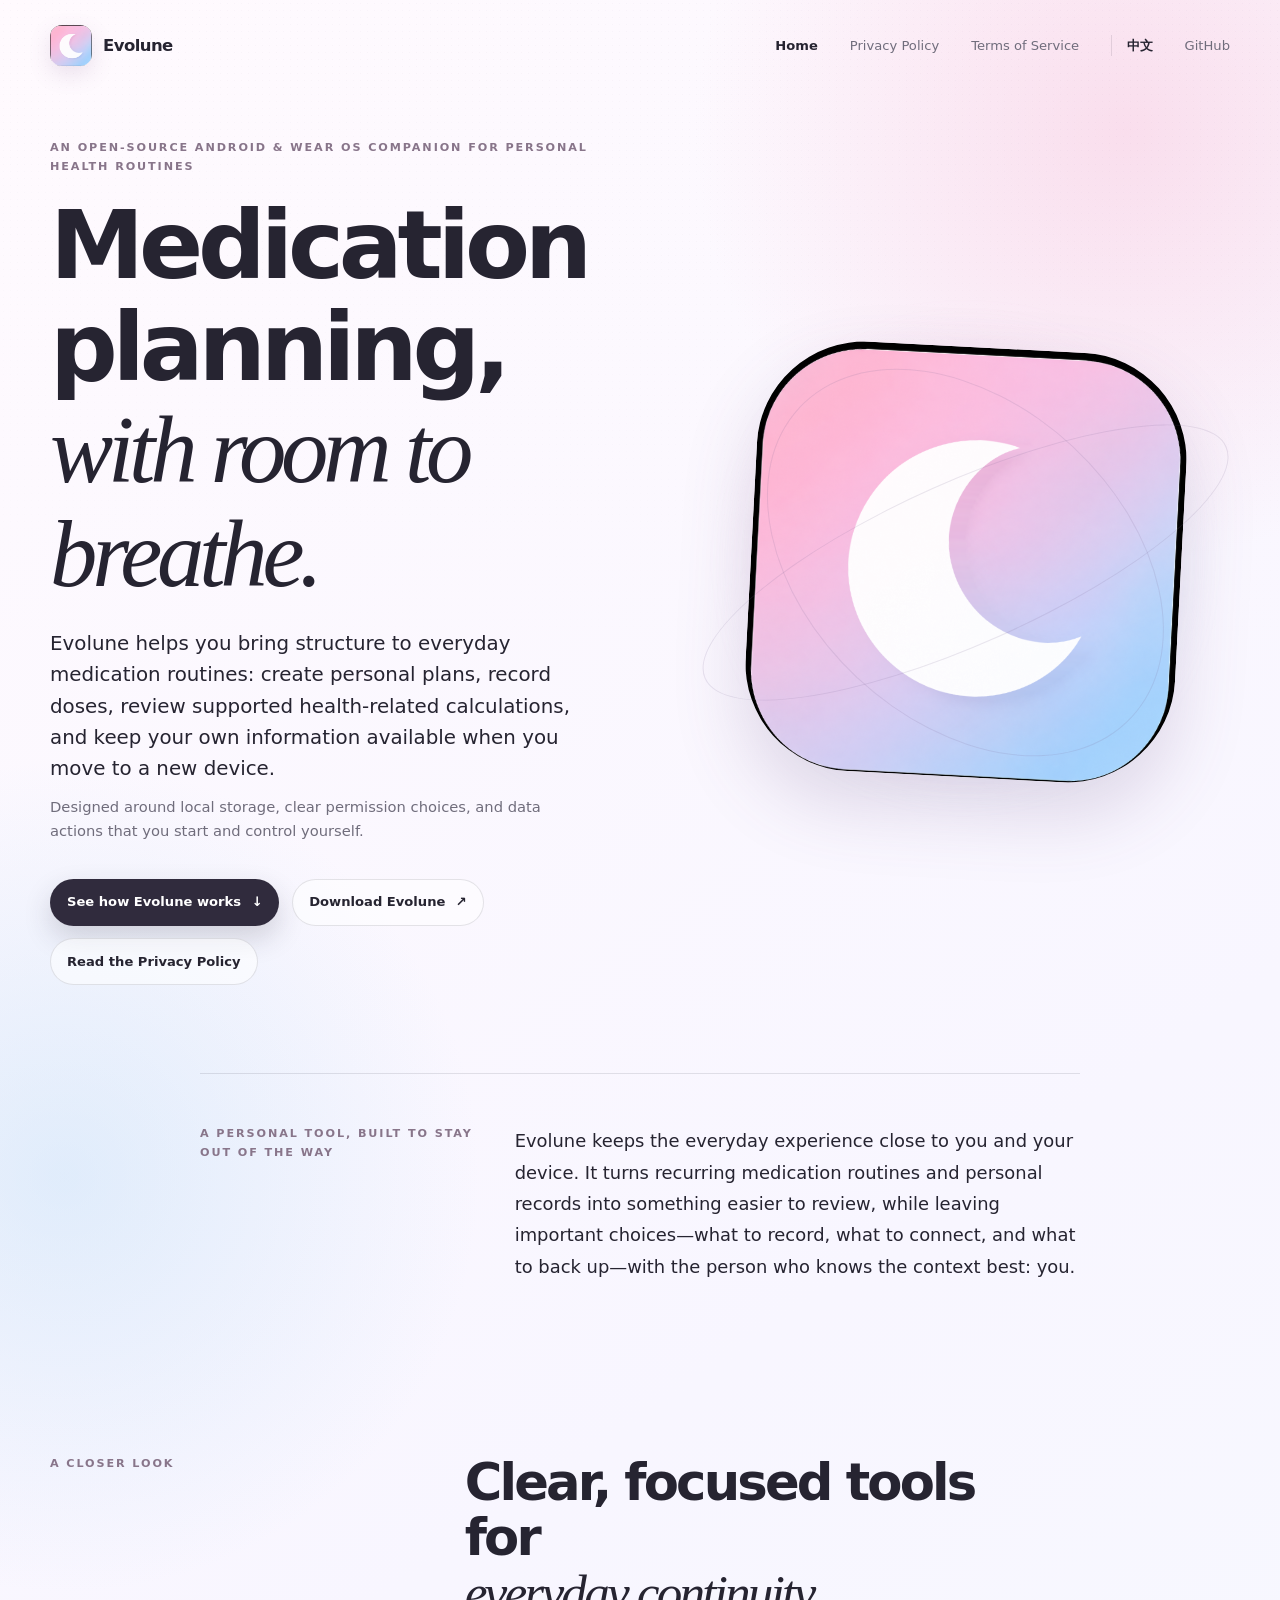
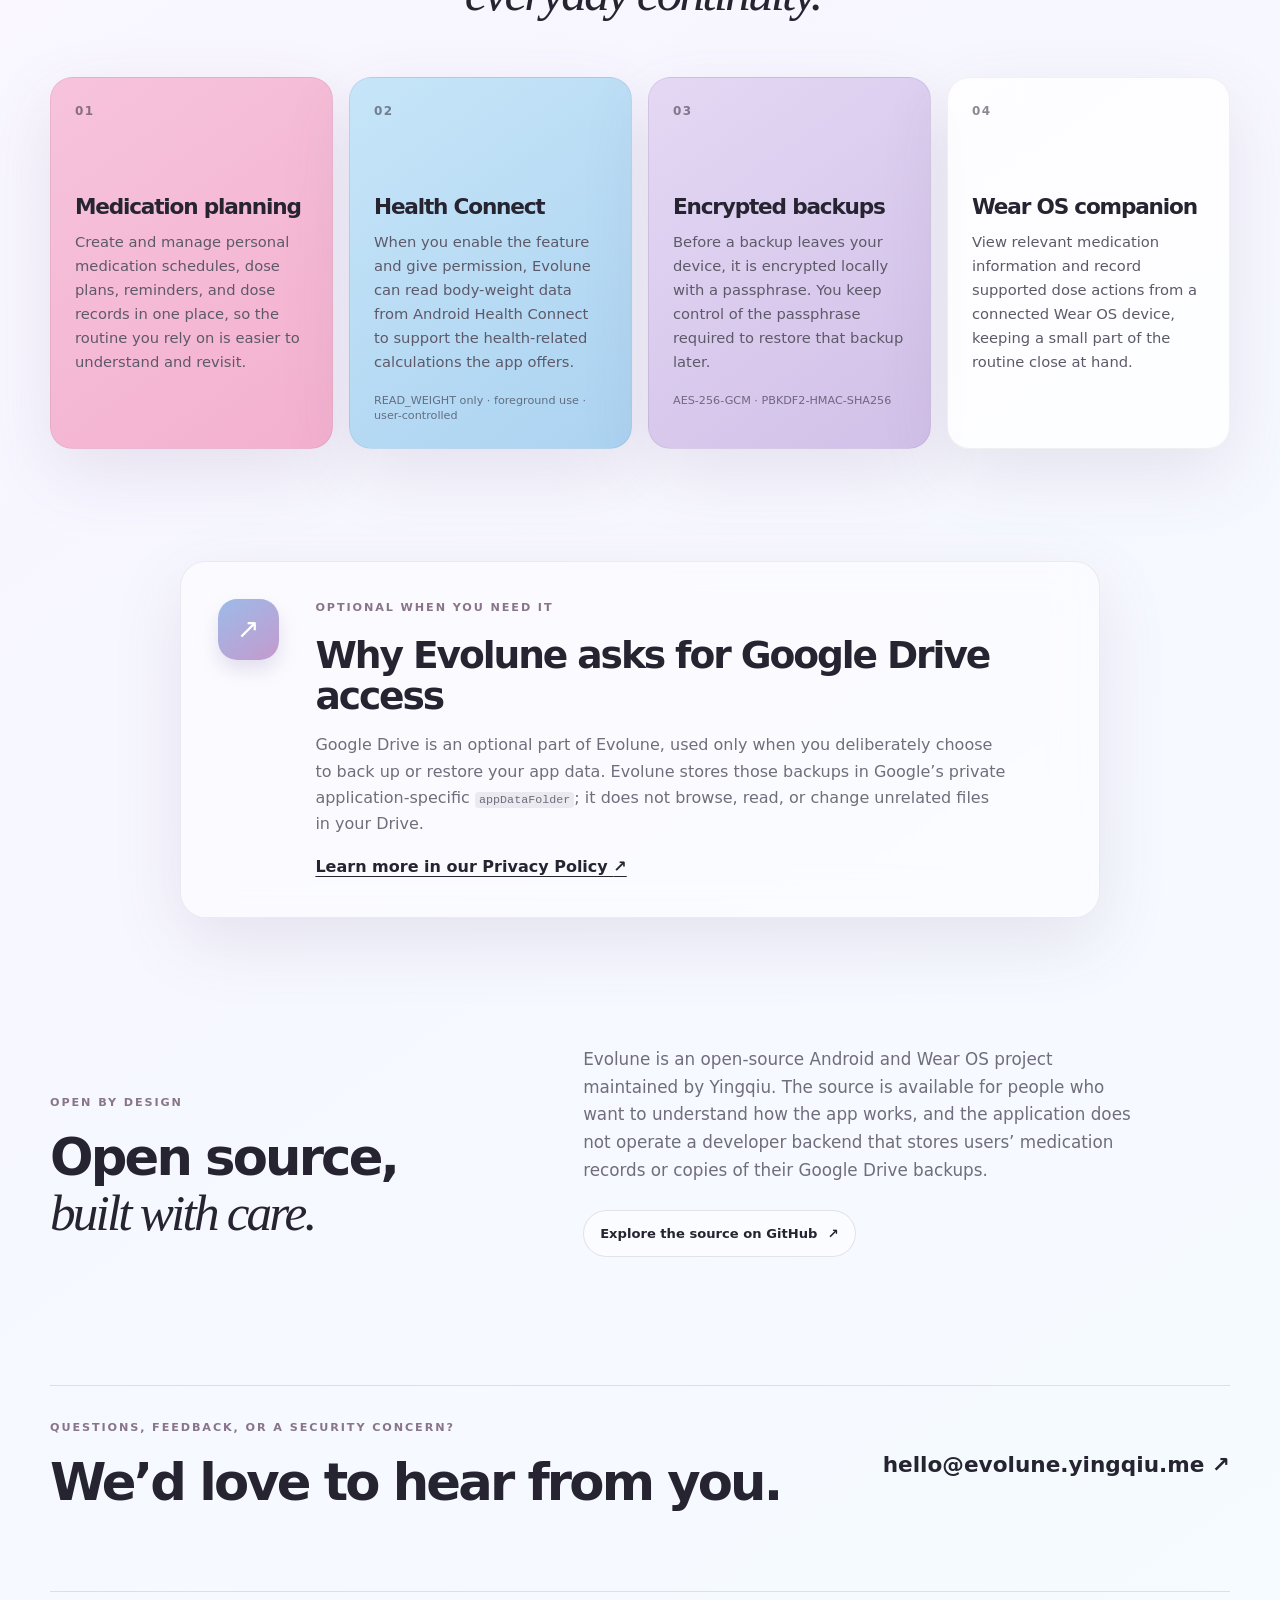
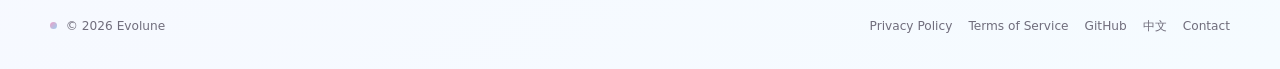
<file: index.html>
<!doctype html>
<html lang="en">
  <head>
    <meta charset="utf-8">
    <meta name="viewport" content="width=device-width, initial-scale=1">
    <title>Evolune — Medication planning with clarity, privacy, and control</title>
    <meta name="description" content="Evolune is an open-source Android and Wear OS companion that helps people organize medication routines, keep personal records, explore supported health-related calculations, and create encrypted backups under their own control.">
    <link rel="canonical" href="https://evolune.yingqiu.me/">
    <link rel="alternate" hreflang="en" href="https://evolune.yingqiu.me/">
    <link rel="alternate" hreflang="zh-CN" href="https://evolune.yingqiu.me/zh/">
    <link rel="alternate" hreflang="x-default" href="https://evolune.yingqiu.me/">
    <meta property="og:type" content="website">
    <meta property="og:url" content="https://evolune.yingqiu.me/">
    <meta property="og:title" content="Evolune — Medication planning with clarity, privacy, and control">
    <meta property="og:description" content="A thoughtful, local-first Android and Wear OS companion for medication routines, personal records, supported health calculations, and encrypted backups you control.">
    <meta property="og:image" content="https://evolune.yingqiu.me/assets/evolune-logo.png">
    <meta name="twitter:card" content="summary">
    <meta name="twitter:title" content="Evolune — Medication planning with clarity, privacy, and control">
    <meta name="twitter:description" content="A thoughtful, local-first Android and Wear OS companion for medication routines, personal records, supported health calculations, and encrypted backups you control.">
    <meta name="twitter:image" content="https://evolune.yingqiu.me/assets/evolune-logo.png">
    <link rel="icon" href="/assets/favicon.png" type="image/png">
    <link rel="stylesheet" href="/assets/site.css">
  </head>
  <body>
    <a class="skip-link" href="#main-content">Skip to the main content</a>
    <div class="site-shell">
      <header class="site-header">
        <a class="brand" href="/" aria-label="Evolune home">
          <img class="brand-mark" src="/assets/evolune-logo.png" alt="Evolune crescent moon mark">
          <span class="brand-name">Evolune</span>
        </a>
        <nav class="site-nav" aria-label="Primary navigation">
          <a class="active" aria-current="page" href="/">Home</a>
          <a href="/privacy/">Privacy Policy</a>
          <a href="/terms/">Terms of Service</a>
          <a class="language-switch" href="/zh/" lang="zh-CN">中文</a>
          <a href="https://github.com/YingQiu0871/Evolune" rel="noreferrer">GitHub</a>
        </nav>
      </header>

      <main id="main-content">
        <section class="hero" aria-labelledby="hero-title">
          <div class="hero-copy">
            <p class="eyebrow">An open-source Android &amp; Wear OS companion for personal health routines</p>
            <h1 id="hero-title">Medication planning,<br><em>with room to breathe.</em></h1>
            <p class="hero-lede">Evolune helps you bring structure to everyday medication routines: create personal plans, record doses, review supported health-related calculations, and keep your own information available when you move to a new device.</p>
            <p class="hero-support">Designed around local storage, clear permission choices, and data actions that you start and control yourself.</p>
            <div class="hero-actions">
              <a class="button button-primary" href="#features">See how Evolune works <span aria-hidden="true">↓</span></a>
              <a class="button button-secondary" href="https://github.com/YingQiu0871/Evolune/releases/latest" target="_blank" rel="noopener noreferrer" aria-label="Download Evolune from the latest GitHub release">Download Evolune <span aria-hidden="true">↗</span></a>
              <a class="button button-secondary" href="/privacy/">Read the Privacy Policy</a>
            </div>
          </div>
          <div class="hero-art" aria-label="Evolune crescent logo illustration">
            <div class="art-glow"></div>
            <img src="/assets/evolune-logo.png" alt="A white crescent moon on a soft pink, lavender, and pale blue gradient">
            <span class="orbit orbit-one" aria-hidden="true"></span>
            <span class="orbit orbit-two" aria-hidden="true"></span>
          </div>
        </section>

        <section class="quiet-intro" aria-label="Evolune overview">
          <p class="section-kicker">A personal tool, built to stay out of the way</p>
          <p>Evolune keeps the everyday experience close to you and your device. It turns recurring medication routines and personal records into something easier to review, while leaving important choices—what to record, what to connect, and what to back up—with the person who knows the context best: you.</p>
        </section>

        <section id="features" class="section-block" aria-labelledby="features-title">
          <div class="section-heading">
            <p class="section-kicker">A closer look</p>
            <h2 id="features-title">Clear, focused tools for<br><em>everyday continuity.</em></h2>
          </div>
          <div class="feature-grid">
            <article class="feature-card feature-card-pink">
              <span class="feature-number">01</span>
              <h3>Medication planning</h3>
              <p>Create and manage personal medication schedules, dose plans, reminders, and dose records in one place, so the routine you rely on is easier to understand and revisit.</p>
            </article>
            <article class="feature-card feature-card-blue">
              <span class="feature-number">02</span>
              <h3>Health Connect</h3>
              <p>When you enable the feature and give permission, Evolune can read body-weight data from Android Health Connect to support the health-related calculations the app offers.</p>
              <span class="feature-note">READ_WEIGHT only · foreground use · user-controlled</span>
            </article>
            <article class="feature-card feature-card-lavender">
              <span class="feature-number">03</span>
              <h3>Encrypted backups</h3>
              <p>Before a backup leaves your device, it is encrypted locally with a passphrase. You keep control of the passphrase required to restore that backup later.</p>
              <span class="feature-note">AES-256-GCM · PBKDF2-HMAC-SHA256</span>
            </article>
            <article class="feature-card feature-card-white">
              <span class="feature-number">04</span>
              <h3>Wear OS companion</h3>
              <p>View relevant medication information and record supported dose actions from a connected Wear OS device, keeping a small part of the routine close at hand.</p>
            </article>
          </div>
        </section>

        <section class="drive-panel" aria-labelledby="drive-title">
          <div class="drive-icon" aria-hidden="true">↗</div>
          <div>
            <p class="section-kicker">Optional when you need it</p>
            <h2 id="drive-title">Why Evolune asks for Google Drive access</h2>
            <p>Google Drive is an optional part of Evolune, used only when you deliberately choose to back up or restore your app data. Evolune stores those backups in Google’s private application-specific <code>appDataFolder</code>; it does not browse, read, or change unrelated files in your Drive.</p>
            <a class="text-link" href="/privacy/">Learn more in our Privacy Policy <span aria-hidden="true">↗</span></a>
          </div>
        </section>

        <section class="about-grid" aria-labelledby="about-title">
          <div>
            <p class="section-kicker">Open by design</p>
            <h2 id="about-title">Open source,<br><em>built with care.</em></h2>
          </div>
          <div class="about-copy">
            <p>Evolune is an open-source Android and Wear OS project maintained by Yingqiu. The source is available for people who want to understand how the app works, and the application does not operate a developer backend that stores users’ medication records or copies of their Google Drive backups.</p>
            <a class="button button-secondary" href="https://github.com/YingQiu0871/Evolune" rel="noreferrer">Explore the source on GitHub <span aria-hidden="true">↗</span></a>
          </div>
        </section>

        <section class="contact-panel" aria-labelledby="contact-title">
          <div>
            <p class="section-kicker">Questions, feedback, or a security concern?</p>
            <h2 id="contact-title">We’d love to hear from you.</h2>
          </div>
          <a class="contact-email" href="mailto:hello@evolune.yingqiu.me">hello@evolune.yingqiu.me <span aria-hidden="true">↗</span></a>
        </section>
      </main>

      <footer class="site-footer">
        <div class="footer-brand">
          <span class="footer-dot" aria-hidden="true"></span>
          <span>© 2026 Evolune</span>
        </div>
        <nav aria-label="Footer navigation">
          <a href="/privacy/">Privacy Policy</a>
          <a href="/terms/">Terms of Service</a>
          <a href="https://github.com/YingQiu0871/Evolune" rel="noreferrer">GitHub</a>
          <a class="language-switch" href="/zh/" lang="zh-CN">中文</a>
          <a href="mailto:hello@evolune.yingqiu.me">Contact</a>
        </nav>
      </footer>
    </div>
  </body>
</html>
</file>
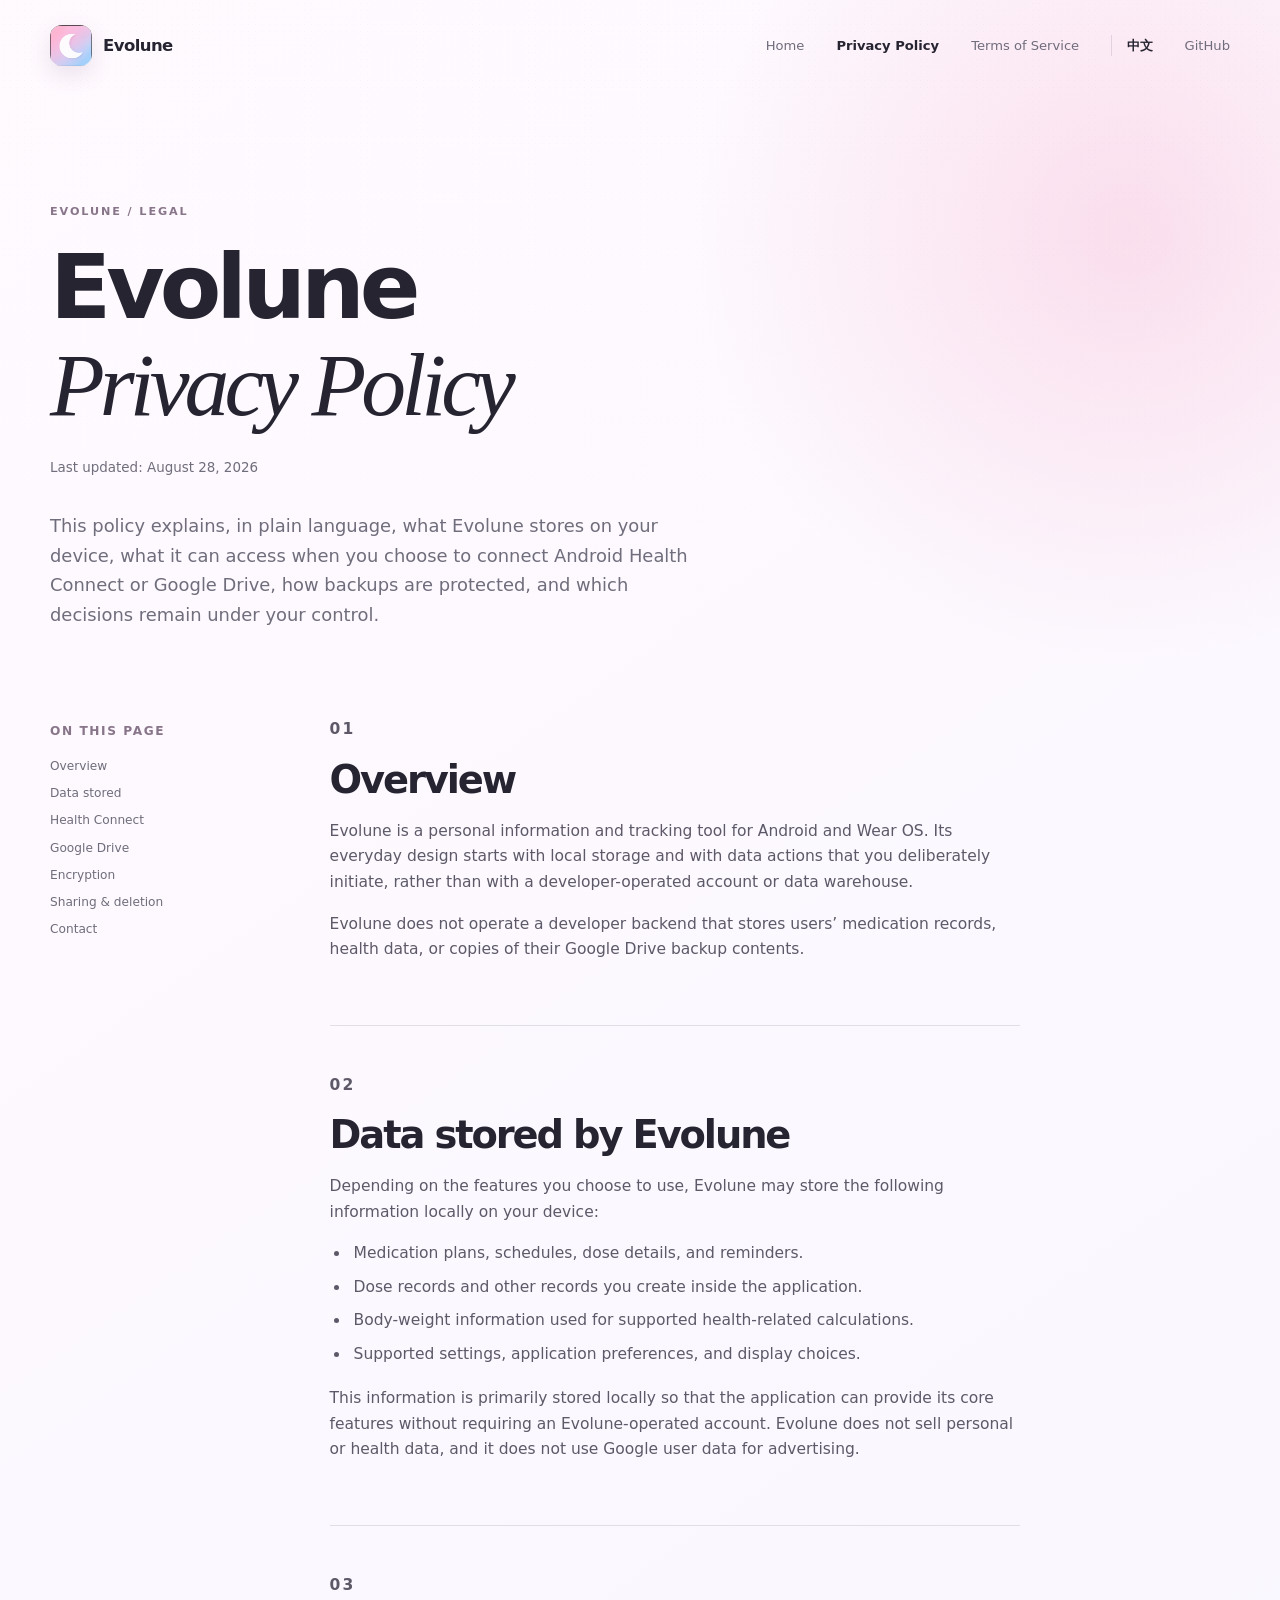
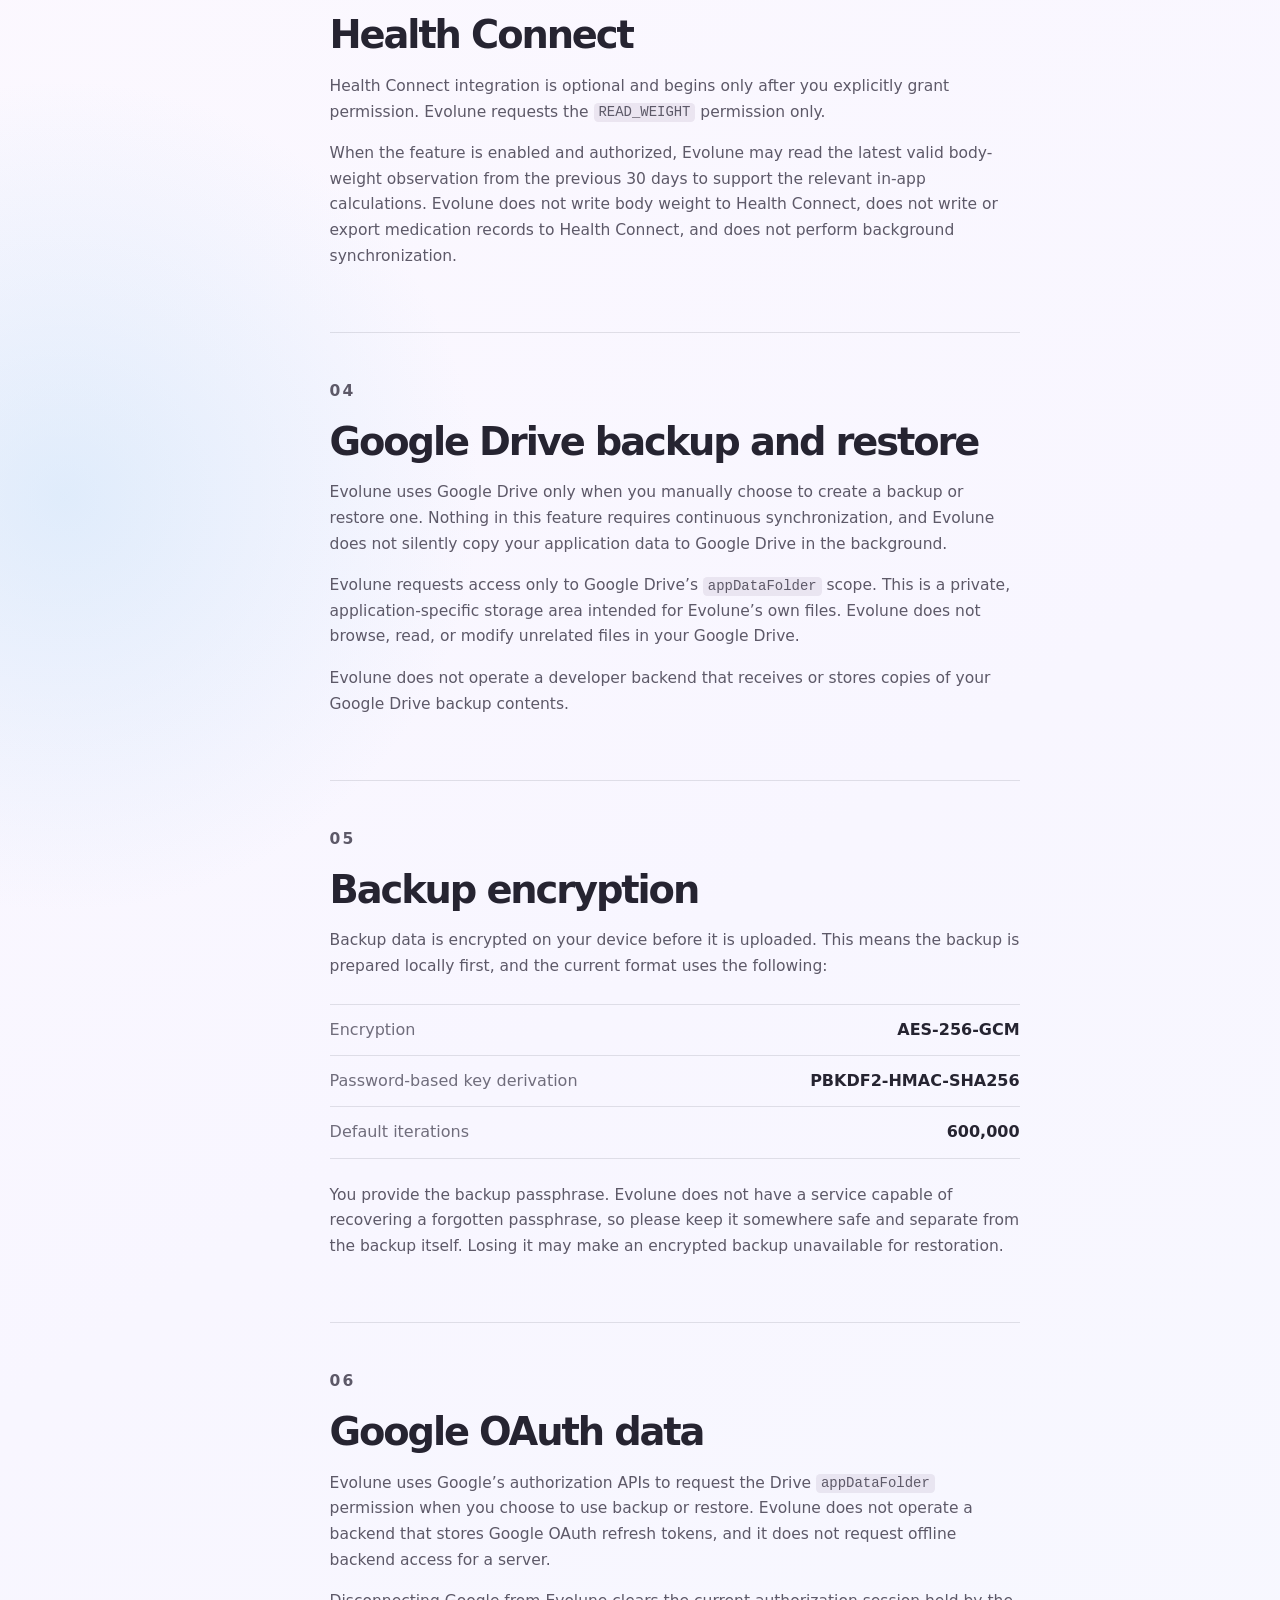
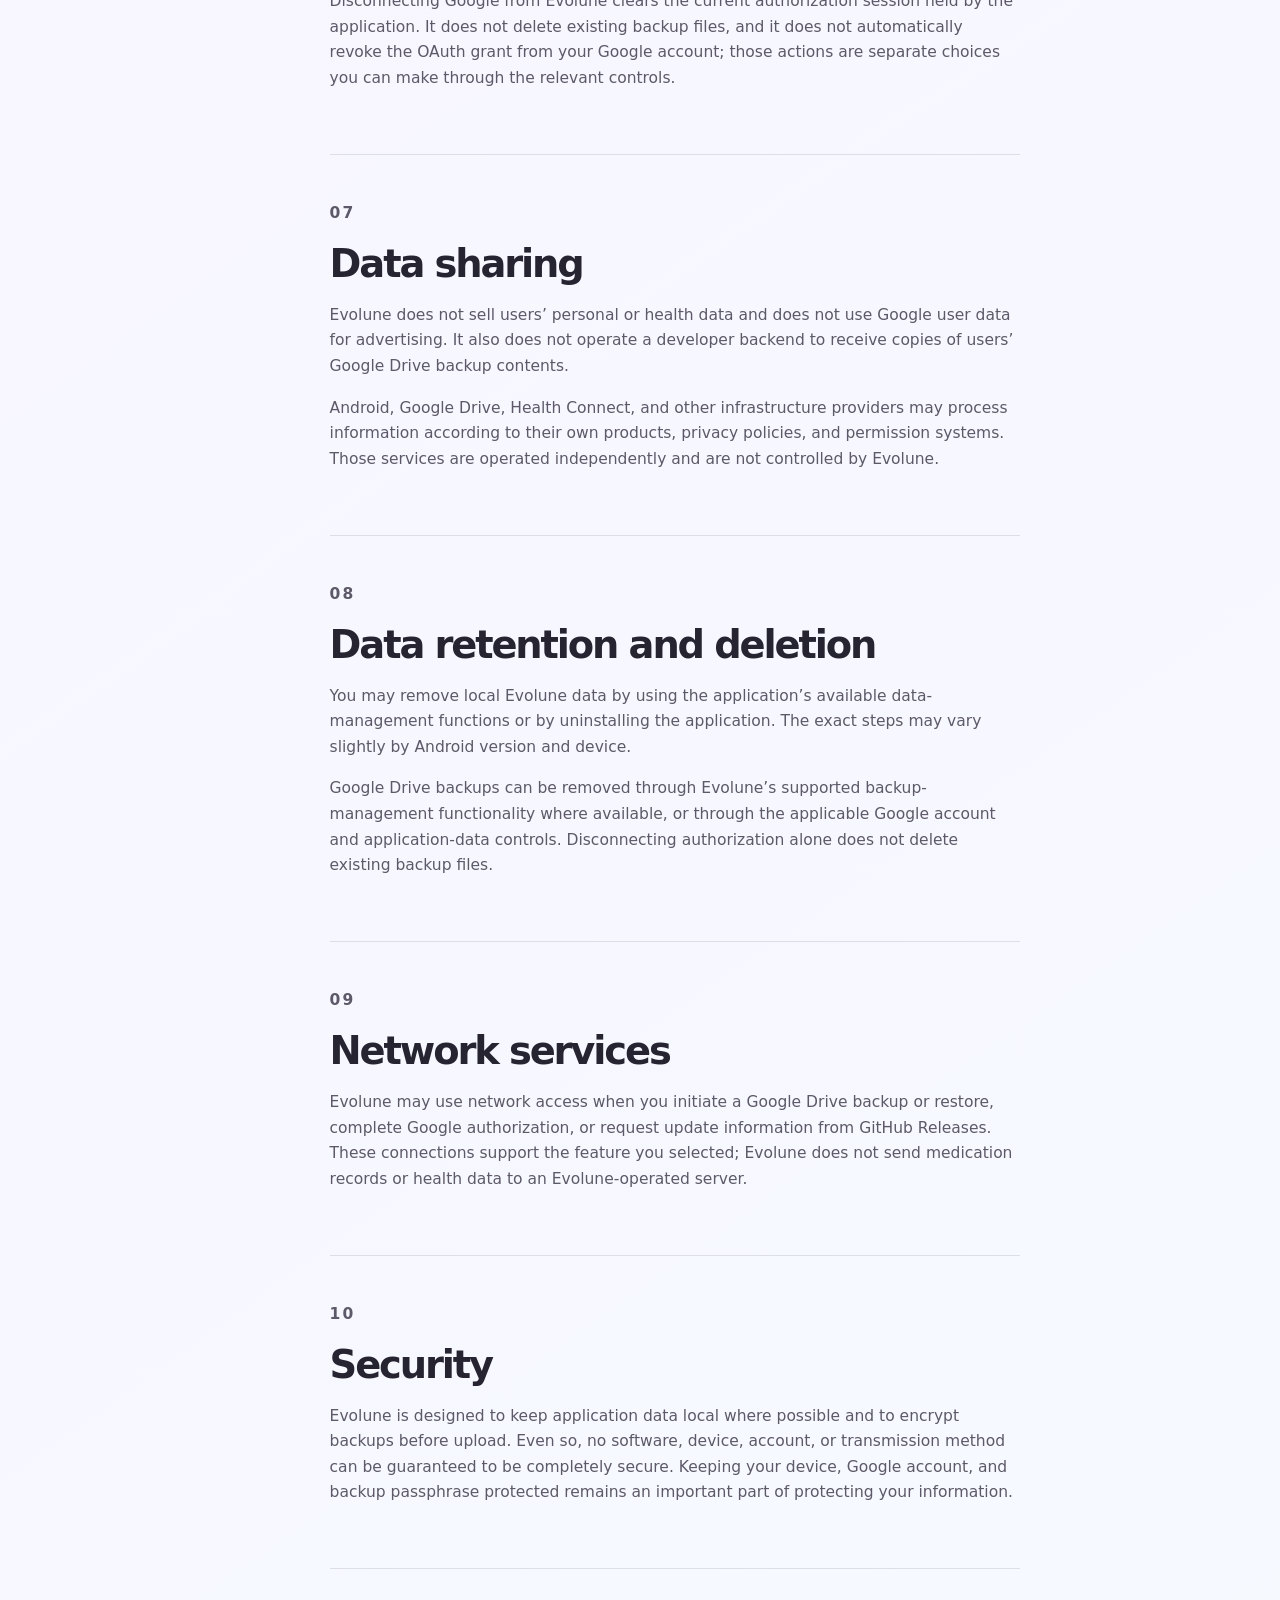
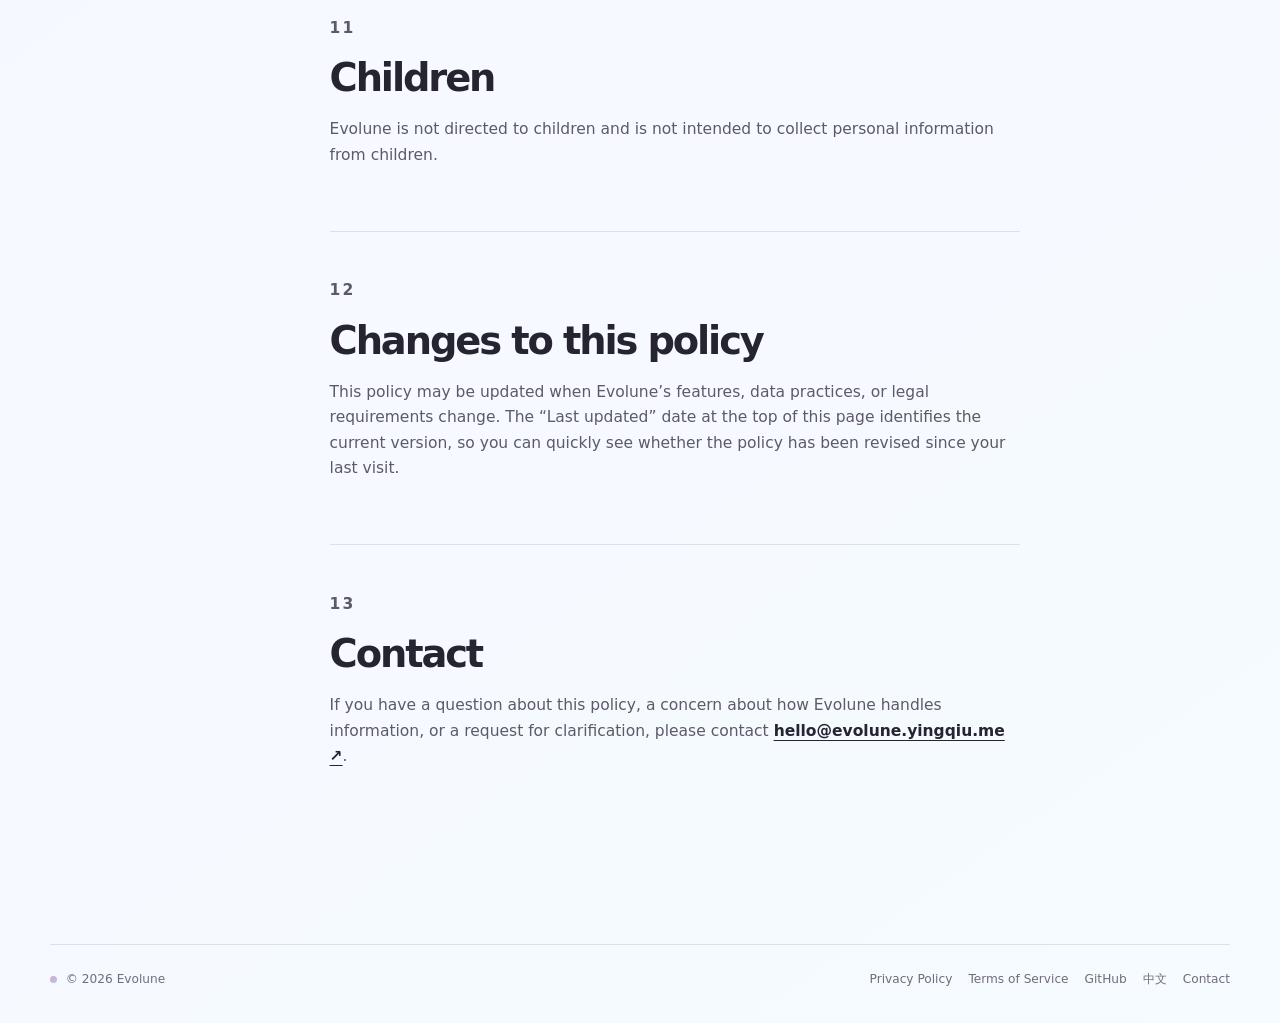
<file: privacy/index.html>
<!doctype html>
<html lang="en">
  <head>
    <meta charset="utf-8">
    <meta name="viewport" content="width=device-width, initial-scale=1">
    <title>Evolune Privacy Policy</title>
    <meta name="description" content="The Evolune Privacy Policy explains what stays on your device, how optional Health Connect and Google Drive features work, how backups are encrypted, and which choices remain yours.">
    <link rel="canonical" href="https://evolune.yingqiu.me/privacy/">
    <link rel="alternate" hreflang="en" href="https://evolune.yingqiu.me/privacy/">
    <link rel="alternate" hreflang="zh-CN" href="https://evolune.yingqiu.me/zh/privacy/">
    <link rel="alternate" hreflang="x-default" href="https://evolune.yingqiu.me/privacy/">
    <meta property="og:type" content="article">
    <meta property="og:url" content="https://evolune.yingqiu.me/privacy/">
    <meta property="og:title" content="Evolune Privacy Policy">
    <meta property="og:description" content="A clear explanation of how Evolune handles local application data, optional Health Connect access, manual Google Drive backups, and encryption.">
    <meta property="og:image" content="https://evolune.yingqiu.me/assets/evolune-logo.png">
    <meta name="twitter:card" content="summary">
    <meta name="twitter:title" content="Evolune Privacy Policy">
    <meta name="twitter:description" content="A clear explanation of how Evolune handles local application data, optional Health Connect access, manual Google Drive backups, and encryption.">
    <meta name="twitter:image" content="https://evolune.yingqiu.me/assets/evolune-logo.png">
    <link rel="icon" href="/assets/favicon.png" type="image/png">
    <link rel="stylesheet" href="/assets/site.css">
  </head>
  <body>
    <a class="skip-link" href="#main-content">Skip to content</a>
    <div class="site-shell">
      <header class="site-header">
        <a class="brand" href="/" aria-label="Evolune home">
          <img class="brand-mark" src="/assets/evolune-logo.png" alt="Evolune white crescent moon logo">
          <span class="brand-name">Evolune</span>
        </a>
        <nav class="site-nav" aria-label="Primary navigation">
          <a href="/">Home</a>
          <a class="active" aria-current="page" href="/privacy/">Privacy Policy</a>
          <a href="/terms/">Terms of Service</a>
          <a class="language-switch" href="/zh/privacy/" lang="zh-CN">中文</a>
          <a href="https://github.com/YingQiu0871/Evolune" rel="noreferrer">GitHub</a>
        </nav>
      </header>

      <main id="main-content" class="legal-page">
        <header class="legal-hero">
          <p class="eyebrow">Evolune / Legal</p>
          <h1>Evolune<br><em>Privacy Policy</em></h1>
          <p class="legal-date">Last updated: August 28, 2026</p>
          <p class="legal-lede">This policy explains, in plain language, what Evolune stores on your device, what it can access when you choose to connect Android Health Connect or Google Drive, how backups are protected, and which decisions remain under your control.</p>
        </header>

        <div class="legal-layout">
          <aside class="legal-index" aria-label="On this page">
            <span>On this page</span>
            <a href="#overview">Overview</a>
            <a href="#stored-data">Data stored</a>
            <a href="#health-connect">Health Connect</a>
            <a href="#google-drive">Google Drive</a>
            <a href="#encryption">Encryption</a>
            <a href="#sharing">Sharing &amp; deletion</a>
            <a href="#contact">Contact</a>
          </aside>

          <article class="legal-content">
            <section id="overview">
              <p class="legal-number">01</p>
              <h2>Overview</h2>
              <p>Evolune is a personal information and tracking tool for Android and Wear OS. Its everyday design starts with local storage and with data actions that you deliberately initiate, rather than with a developer-operated account or data warehouse.</p>
              <p>Evolune does not operate a developer backend that stores users’ medication records, health data, or copies of their Google Drive backup contents.</p>
            </section>

            <section id="stored-data">
              <p class="legal-number">02</p>
              <h2>Data stored by Evolune</h2>
              <p>Depending on the features you choose to use, Evolune may store the following information locally on your device:</p>
              <ul>
                <li>Medication plans, schedules, dose details, and reminders.</li>
                <li>Dose records and other records you create inside the application.</li>
                <li>Body-weight information used for supported health-related calculations.</li>
                <li>Supported settings, application preferences, and display choices.</li>
              </ul>
              <p>This information is primarily stored locally so that the application can provide its core features without requiring an Evolune-operated account. Evolune does not sell personal or health data, and it does not use Google user data for advertising.</p>
            </section>

            <section id="health-connect">
              <p class="legal-number">03</p>
              <h2>Health Connect</h2>
              <p>Health Connect integration is optional and begins only after you explicitly grant permission. Evolune requests the <code>READ_WEIGHT</code> permission only.</p>
              <p>When the feature is enabled and authorized, Evolune may read the latest valid body-weight observation from the previous 30 days to support the relevant in-app calculations. Evolune does not write body weight to Health Connect, does not write or export medication records to Health Connect, and does not perform background synchronization.</p>
            </section>

            <section id="google-drive">
              <p class="legal-number">04</p>
              <h2>Google Drive backup and restore</h2>
              <p>Evolune uses Google Drive only when you manually choose to create a backup or restore one. Nothing in this feature requires continuous synchronization, and Evolune does not silently copy your application data to Google Drive in the background.</p>
              <p>Evolune requests access only to Google Drive’s <code>appDataFolder</code> scope. This is a private, application-specific storage area intended for Evolune’s own files. Evolune does not browse, read, or modify unrelated files in your Google Drive.</p>
              <p>Evolune does not operate a developer backend that receives or stores copies of your Google Drive backup contents.</p>
            </section>

            <section id="encryption">
              <p class="legal-number">05</p>
              <h2>Backup encryption</h2>
              <p>Backup data is encrypted on your device before it is uploaded. This means the backup is prepared locally first, and the current format uses the following:</p>
              <dl class="spec-list">
                <div><dt>Encryption</dt><dd>AES-256-GCM</dd></div>
                <div><dt>Password-based key derivation</dt><dd>PBKDF2-HMAC-SHA256</dd></div>
                <div><dt>Default iterations</dt><dd>600,000</dd></div>
              </dl>
              <p>You provide the backup passphrase. Evolune does not have a service capable of recovering a forgotten passphrase, so please keep it somewhere safe and separate from the backup itself. Losing it may make an encrypted backup unavailable for restoration.</p>
            </section>

            <section id="oauth">
              <p class="legal-number">06</p>
              <h2>Google OAuth data</h2>
              <p>Evolune uses Google’s authorization APIs to request the Drive <code>appDataFolder</code> permission when you choose to use backup or restore. Evolune does not operate a backend that stores Google OAuth refresh tokens, and it does not request offline backend access for a server.</p>
              <p>Disconnecting Google from Evolune clears the current authorization session held by the application. It does not delete existing backup files, and it does not automatically revoke the OAuth grant from your Google account; those actions are separate choices you can make through the relevant controls.</p>
            </section>

            <section id="sharing">
              <p class="legal-number">07</p>
              <h2>Data sharing</h2>
              <p>Evolune does not sell users’ personal or health data and does not use Google user data for advertising. It also does not operate a developer backend to receive copies of users’ Google Drive backup contents.</p>
              <p>Android, Google Drive, Health Connect, and other infrastructure providers may process information according to their own products, privacy policies, and permission systems. Those services are operated independently and are not controlled by Evolune.</p>
            </section>

            <section id="retention">
              <p class="legal-number">08</p>
              <h2>Data retention and deletion</h2>
              <p>You may remove local Evolune data by using the application’s available data-management functions or by uninstalling the application. The exact steps may vary slightly by Android version and device.</p>
              <p>Google Drive backups can be removed through Evolune’s supported backup-management functionality where available, or through the applicable Google account and application-data controls. Disconnecting authorization alone does not delete existing backup files.</p>
            </section>

            <section id="network">
              <p class="legal-number">09</p>
              <h2>Network services</h2>
              <p>Evolune may use network access when you initiate a Google Drive backup or restore, complete Google authorization, or request update information from GitHub Releases. These connections support the feature you selected; Evolune does not send medication records or health data to an Evolune-operated server.</p>
            </section>

            <section id="security">
              <p class="legal-number">10</p>
              <h2>Security</h2>
              <p>Evolune is designed to keep application data local where possible and to encrypt backups before upload. Even so, no software, device, account, or transmission method can be guaranteed to be completely secure. Keeping your device, Google account, and backup passphrase protected remains an important part of protecting your information.</p>
            </section>

            <section id="children">
              <p class="legal-number">11</p>
              <h2>Children</h2>
              <p>Evolune is not directed to children and is not intended to collect personal information from children.</p>
            </section>

            <section id="changes">
              <p class="legal-number">12</p>
              <h2>Changes to this policy</h2>
              <p>This policy may be updated when Evolune’s features, data practices, or legal requirements change. The “Last updated” date at the top of this page identifies the current version, so you can quickly see whether the policy has been revised since your last visit.</p>
            </section>

            <section id="contact">
              <p class="legal-number">13</p>
              <h2>Contact</h2>
              <p>If you have a question about this policy, a concern about how Evolune handles information, or a request for clarification, please contact <a class="text-link" href="mailto:hello@evolune.yingqiu.me">hello@evolune.yingqiu.me <span aria-hidden="true">↗</span></a>.</p>
            </section>
          </article>
        </div>
      </main>

      <footer class="site-footer">
        <div class="footer-brand"><span class="footer-dot" aria-hidden="true"></span><span>© 2026 Evolune</span></div>
        <nav aria-label="Footer navigation">
          <a href="/privacy/">Privacy Policy</a>
          <a href="/terms/">Terms of Service</a>
          <a href="https://github.com/YingQiu0871/Evolune" rel="noreferrer">GitHub</a>
          <a class="language-switch" href="/zh/privacy/" lang="zh-CN">中文</a>
          <a href="mailto:hello@evolune.yingqiu.me">Contact</a>
        </nav>
      </footer>
    </div>
  </body>
</html>
</file>
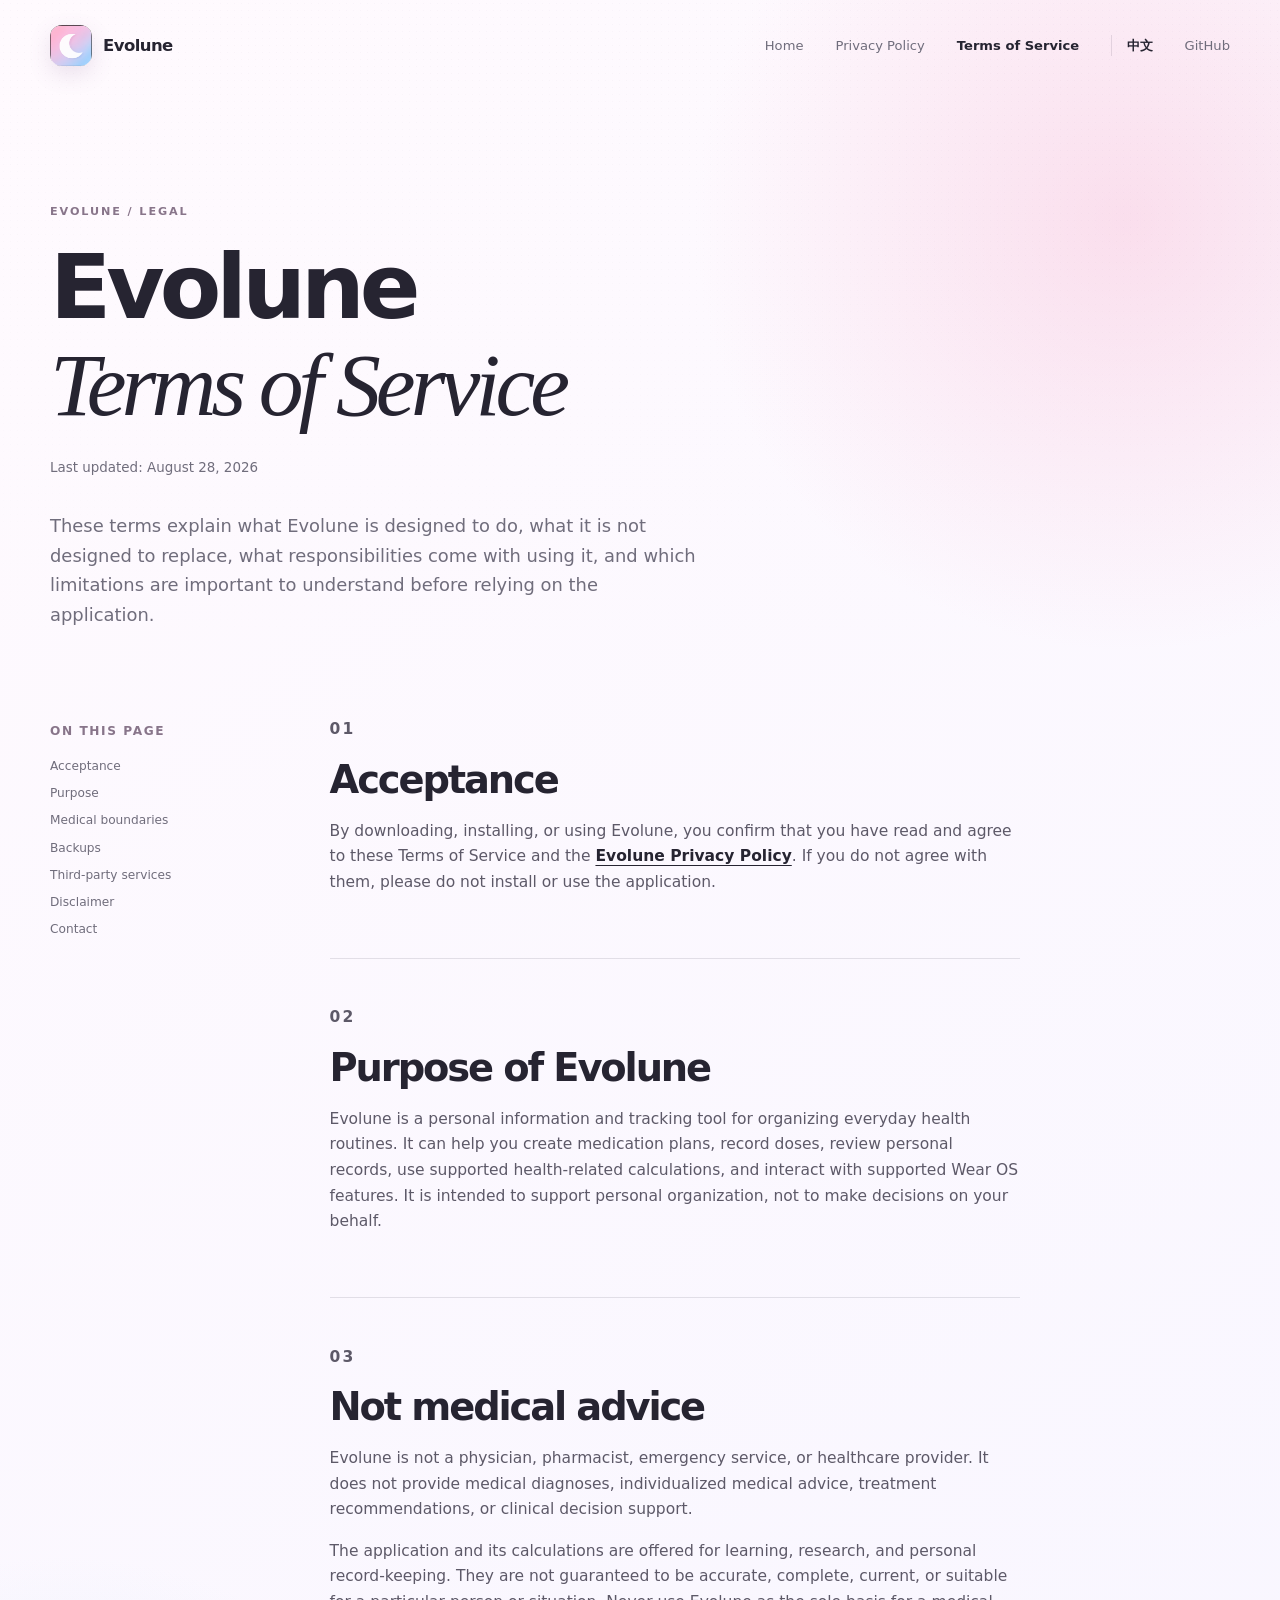
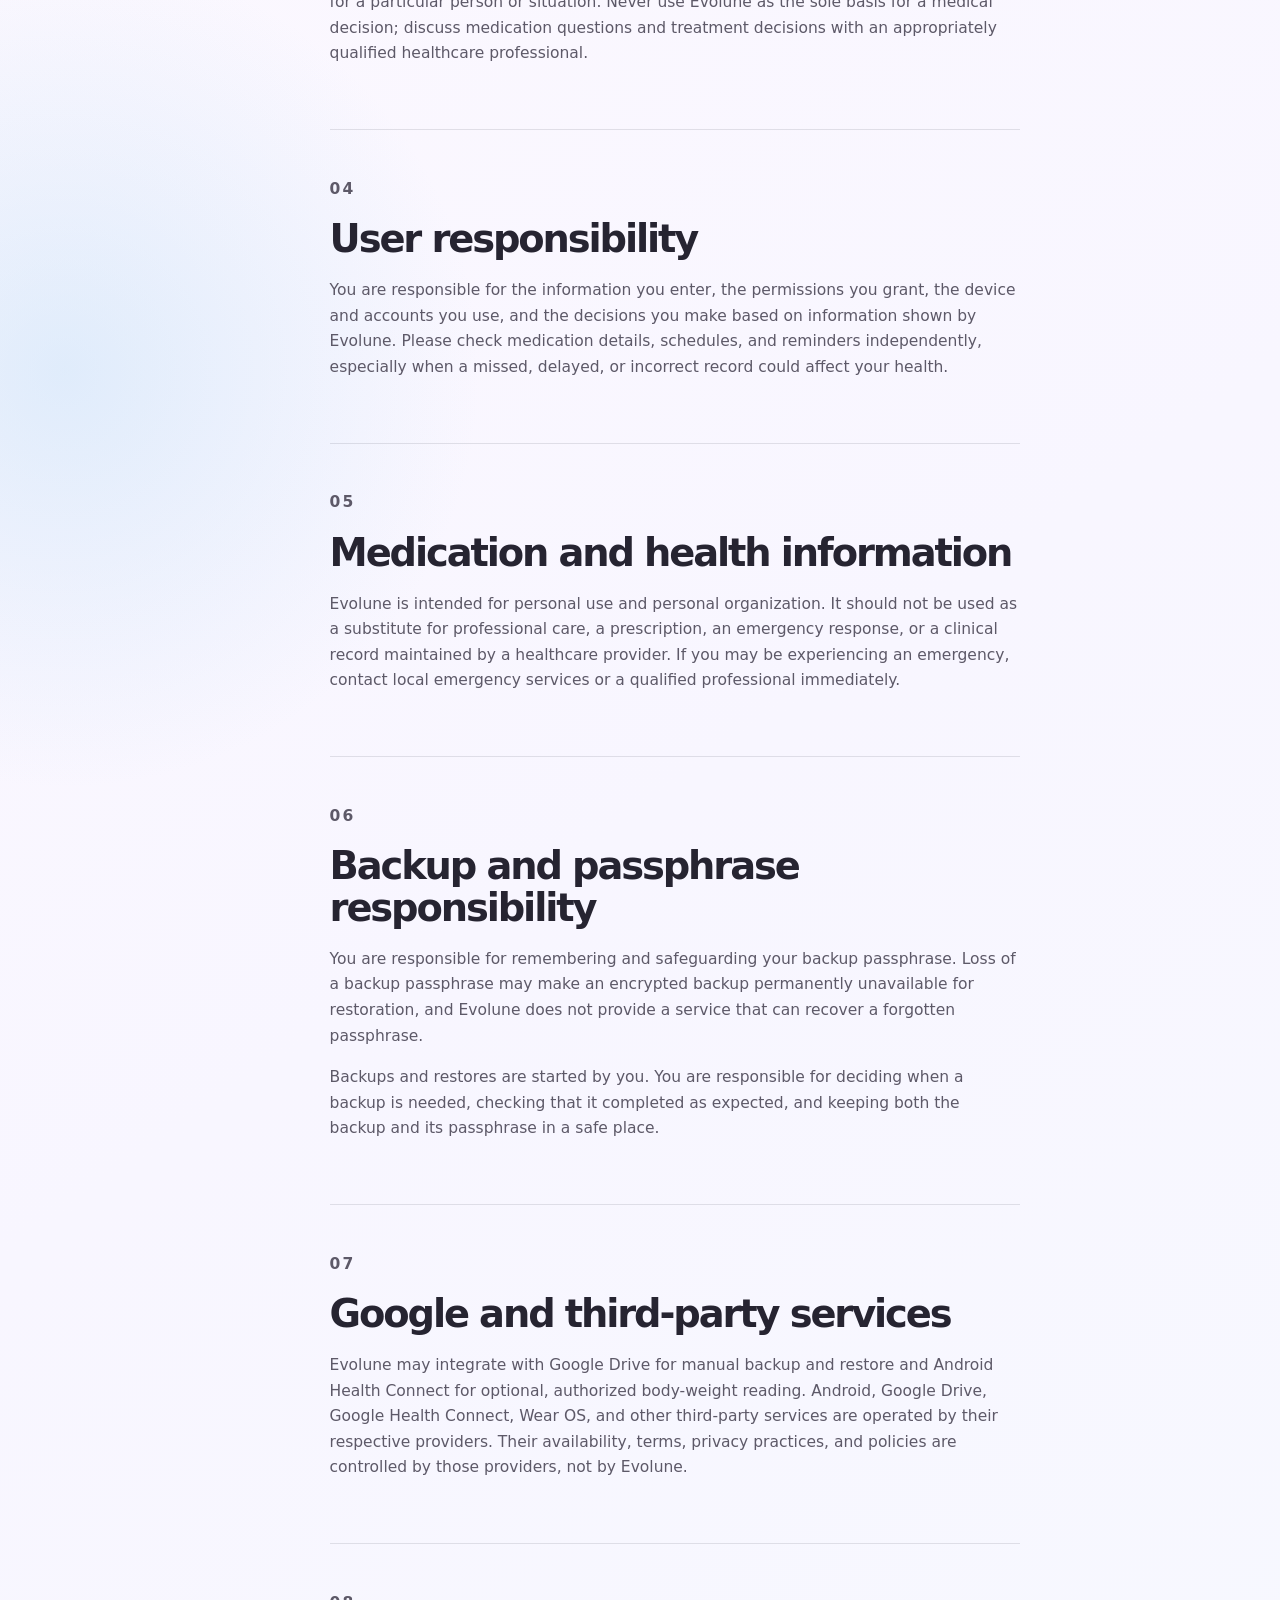
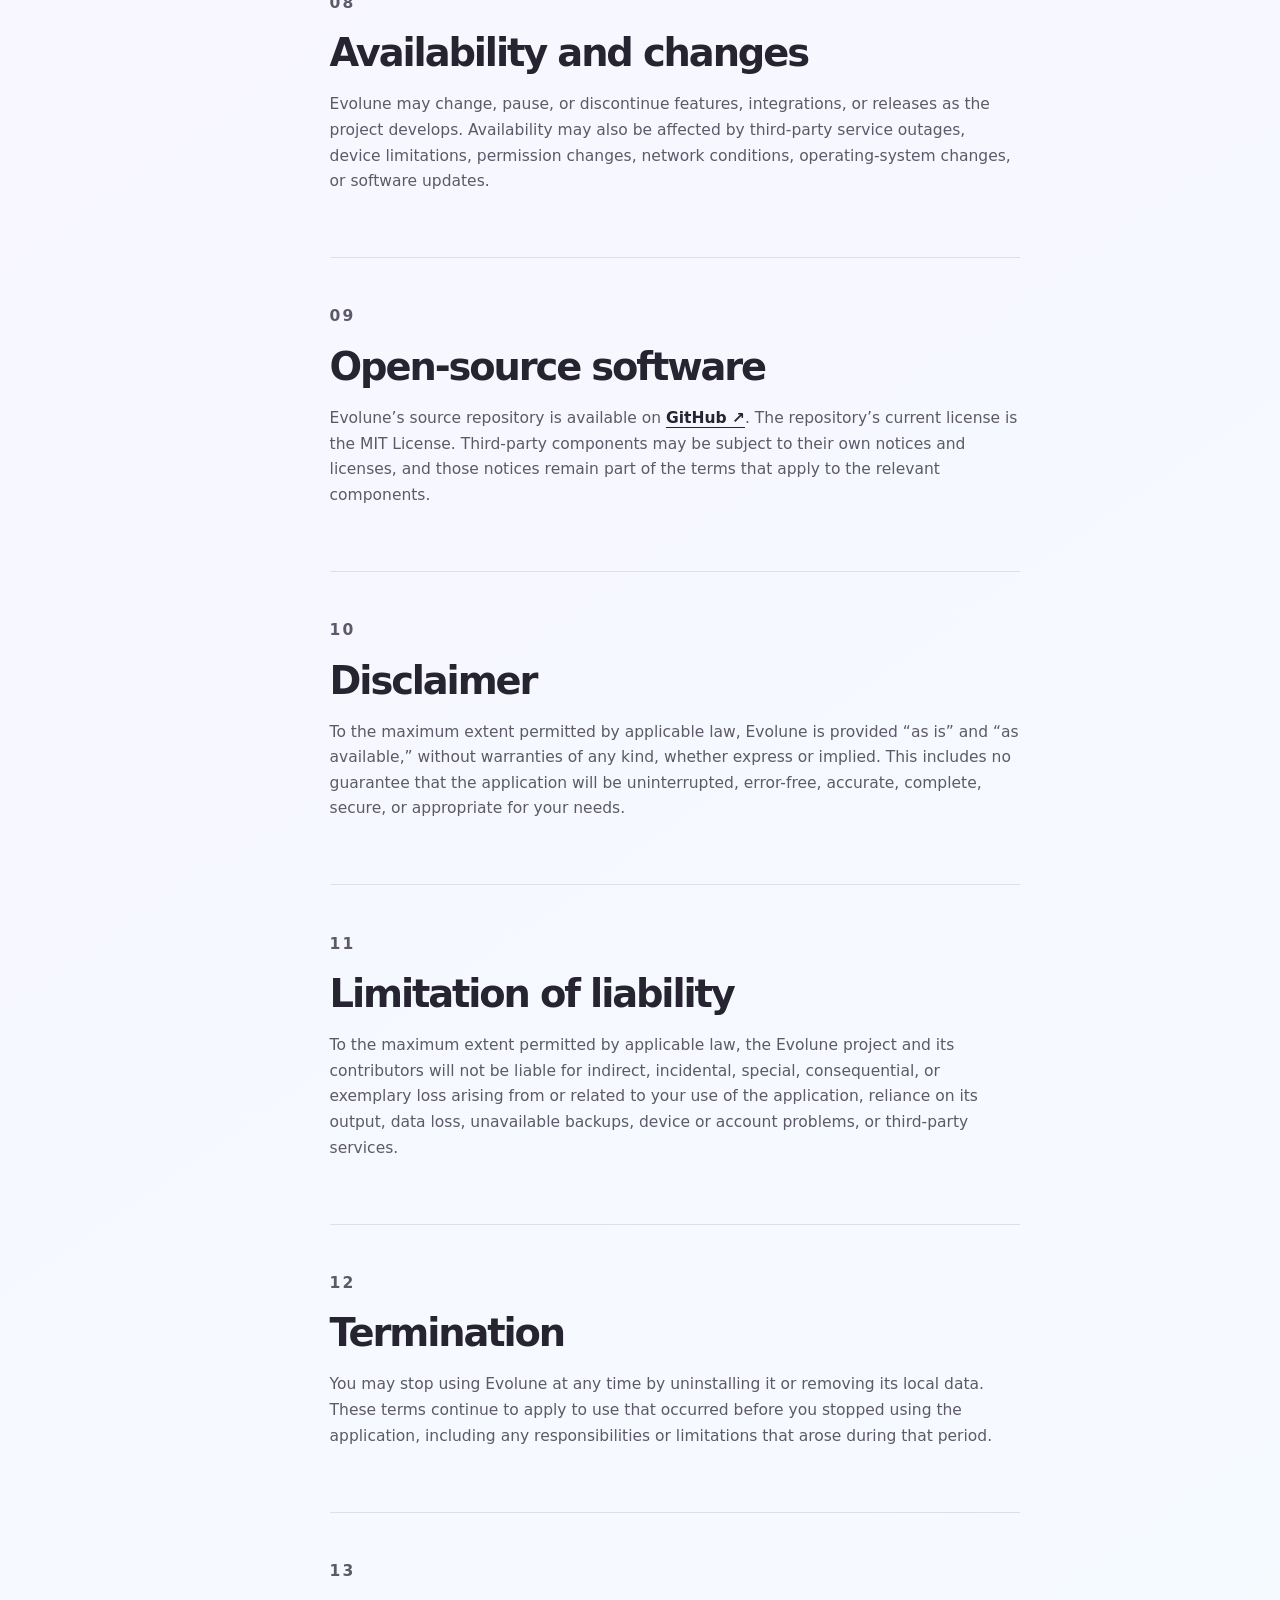
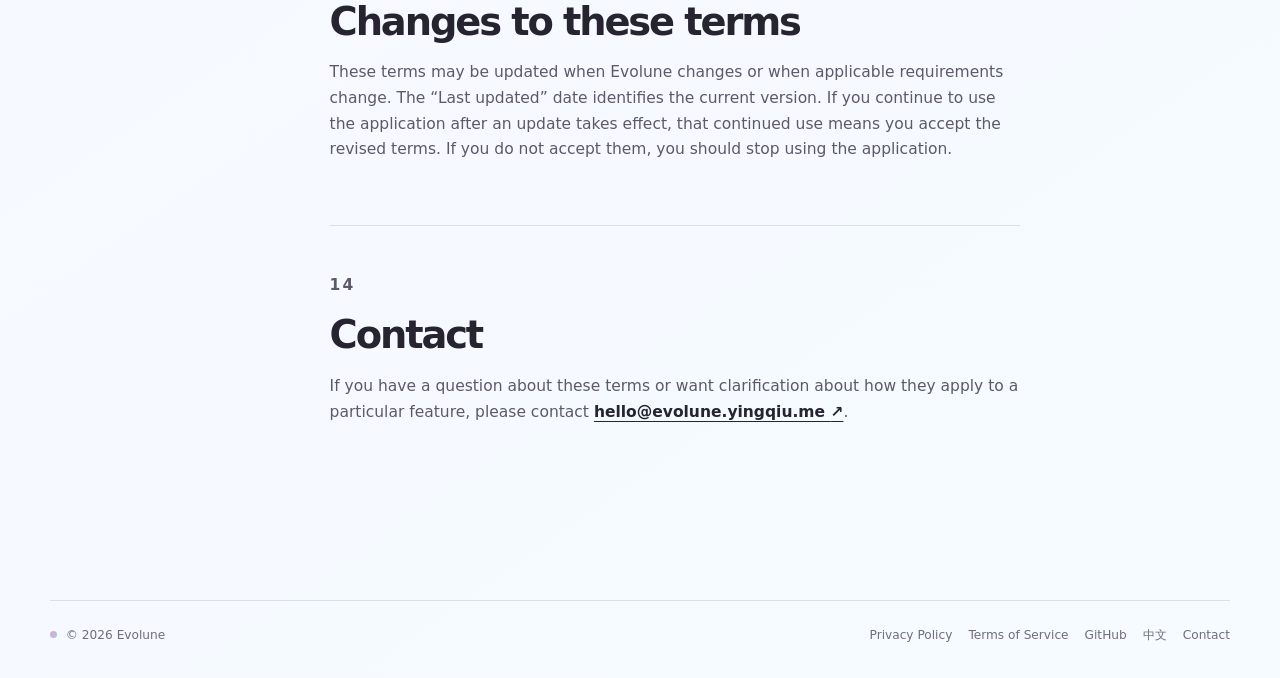
<file: terms/index.html>
<!doctype html>
<html lang="en">
  <head>
    <meta charset="utf-8">
    <meta name="viewport" content="width=device-width, initial-scale=1">
    <title>Evolune Terms of Service</title>
    <meta name="description" content="The Evolune Terms of Service explain what the application is for, how users are expected to use it, how encrypted backups and third-party services work, and the important limitations to understand.">
    <link rel="canonical" href="https://evolune.yingqiu.me/terms/">
    <link rel="alternate" hreflang="en" href="https://evolune.yingqiu.me/terms/">
    <link rel="alternate" hreflang="zh-CN" href="https://evolune.yingqiu.me/zh/terms/">
    <link rel="alternate" hreflang="x-default" href="https://evolune.yingqiu.me/terms/">
    <meta property="og:type" content="article">
    <meta property="og:url" content="https://evolune.yingqiu.me/terms/">
    <meta property="og:title" content="Evolune Terms of Service">
    <meta property="og:description" content="The terms for using Evolune as a personal medication-planning and health-record tracking tool, including responsibilities and important limitations.">
    <meta property="og:image" content="https://evolune.yingqiu.me/assets/evolune-logo.png">
    <meta name="twitter:card" content="summary">
    <meta name="twitter:title" content="Evolune Terms of Service">
    <meta name="twitter:description" content="The terms for using Evolune as a personal medication-planning and health-record tracking tool, including responsibilities and important limitations.">
    <meta name="twitter:image" content="https://evolune.yingqiu.me/assets/evolune-logo.png">
    <link rel="icon" href="/assets/favicon.png" type="image/png">
    <link rel="stylesheet" href="/assets/site.css">
  </head>
  <body>
    <a class="skip-link" href="#main-content">Skip to content</a>
    <div class="site-shell">
      <header class="site-header">
        <a class="brand" href="/" aria-label="Evolune home">
          <img class="brand-mark" src="/assets/evolune-logo.png" alt="Evolune crescent moon mark">
          <span class="brand-name">Evolune</span>
        </a>
        <nav class="site-nav" aria-label="Primary navigation">
          <a href="/">Home</a>
          <a href="/privacy/">Privacy Policy</a>
          <a class="active" aria-current="page" href="/terms/">Terms of Service</a>
          <a class="language-switch" href="/zh/terms/" lang="zh-CN">中文</a>
          <a href="https://github.com/YingQiu0871/Evolune" rel="noreferrer">GitHub</a>
        </nav>
      </header>

      <main id="main-content" class="legal-page">
        <header class="legal-hero">
          <p class="eyebrow">Evolune / Legal</p>
          <h1>Evolune<br><em>Terms of Service</em></h1>
          <p class="legal-date">Last updated: August 28, 2026</p>
          <p class="legal-lede">These terms explain what Evolune is designed to do, what it is not designed to replace, what responsibilities come with using it, and which limitations are important to understand before relying on the application.</p>
        </header>

        <div class="legal-layout">
          <aside class="legal-index" aria-label="On this page">
            <span>On this page</span>
            <a href="#acceptance">Acceptance</a>
            <a href="#purpose">Purpose</a>
            <a href="#medical">Medical boundaries</a>
            <a href="#backup">Backups</a>
            <a href="#third-party">Third-party services</a>
            <a href="#disclaimer">Disclaimer</a>
            <a href="#contact">Contact</a>
          </aside>

          <article class="legal-content">
            <section id="acceptance">
              <p class="legal-number">01</p>
              <h2>Acceptance</h2>
              <p>By downloading, installing, or using Evolune, you confirm that you have read and agree to these Terms of Service and the <a class="text-link" href="/privacy/">Evolune Privacy Policy</a>. If you do not agree with them, please do not install or use the application.</p>
            </section>

            <section id="purpose">
              <p class="legal-number">02</p>
              <h2>Purpose of Evolune</h2>
              <p>Evolune is a personal information and tracking tool for organizing everyday health routines. It can help you create medication plans, record doses, review personal records, use supported health-related calculations, and interact with supported Wear OS features. It is intended to support personal organization, not to make decisions on your behalf.</p>
            </section>

            <section id="medical">
              <p class="legal-number">03</p>
              <h2>Not medical advice</h2>
              <p>Evolune is not a physician, pharmacist, emergency service, or healthcare provider. It does not provide medical diagnoses, individualized medical advice, treatment recommendations, or clinical decision support.</p>
              <p>The application and its calculations are offered for learning, research, and personal record-keeping. They are not guaranteed to be accurate, complete, current, or suitable for a particular person or situation. Never use Evolune as the sole basis for a medical decision; discuss medication questions and treatment decisions with an appropriately qualified healthcare professional.</p>
            </section>

            <section id="responsibility">
              <p class="legal-number">04</p>
              <h2>User responsibility</h2>
              <p>You are responsible for the information you enter, the permissions you grant, the device and accounts you use, and the decisions you make based on information shown by Evolune. Please check medication details, schedules, and reminders independently, especially when a missed, delayed, or incorrect record could affect your health.</p>
            </section>

            <section id="health-information">
              <p class="legal-number">05</p>
              <h2>Medication and health information</h2>
              <p>Evolune is intended for personal use and personal organization. It should not be used as a substitute for professional care, a prescription, an emergency response, or a clinical record maintained by a healthcare provider. If you may be experiencing an emergency, contact local emergency services or a qualified professional immediately.</p>
            </section>

            <section id="backup">
              <p class="legal-number">06</p>
              <h2>Backup and passphrase responsibility</h2>
              <p>You are responsible for remembering and safeguarding your backup passphrase. Loss of a backup passphrase may make an encrypted backup permanently unavailable for restoration, and Evolune does not provide a service that can recover a forgotten passphrase.</p>
              <p>Backups and restores are started by you. You are responsible for deciding when a backup is needed, checking that it completed as expected, and keeping both the backup and its passphrase in a safe place.</p>
            </section>

            <section id="third-party">
              <p class="legal-number">07</p>
              <h2>Google and third-party services</h2>
              <p>Evolune may integrate with Google Drive for manual backup and restore and Android Health Connect for optional, authorized body-weight reading. Android, Google Drive, Google Health Connect, Wear OS, and other third-party services are operated by their respective providers. Their availability, terms, privacy practices, and policies are controlled by those providers, not by Evolune.</p>
            </section>

            <section id="availability">
              <p class="legal-number">08</p>
              <h2>Availability and changes</h2>
              <p>Evolune may change, pause, or discontinue features, integrations, or releases as the project develops. Availability may also be affected by third-party service outages, device limitations, permission changes, network conditions, operating-system changes, or software updates.</p>
            </section>

            <section id="open-source">
              <p class="legal-number">09</p>
              <h2>Open-source software</h2>
              <p>Evolune’s source repository is available on <a class="text-link" href="https://github.com/YingQiu0871/Evolune" rel="noreferrer">GitHub <span aria-hidden="true">↗</span></a>. The repository’s current license is the MIT License. Third-party components may be subject to their own notices and licenses, and those notices remain part of the terms that apply to the relevant components.</p>
            </section>

            <section id="disclaimer">
              <p class="legal-number">10</p>
              <h2>Disclaimer</h2>
              <p>To the maximum extent permitted by applicable law, Evolune is provided “as is” and “as available,” without warranties of any kind, whether express or implied. This includes no guarantee that the application will be uninterrupted, error-free, accurate, complete, secure, or appropriate for your needs.</p>
            </section>

            <section id="liability">
              <p class="legal-number">11</p>
              <h2>Limitation of liability</h2>
              <p>To the maximum extent permitted by applicable law, the Evolune project and its contributors will not be liable for indirect, incidental, special, consequential, or exemplary loss arising from or related to your use of the application, reliance on its output, data loss, unavailable backups, device or account problems, or third-party services.</p>
            </section>

            <section id="termination">
              <p class="legal-number">12</p>
              <h2>Termination</h2>
              <p>You may stop using Evolune at any time by uninstalling it or removing its local data. These terms continue to apply to use that occurred before you stopped using the application, including any responsibilities or limitations that arose during that period.</p>
            </section>

            <section id="changes-to-terms">
              <p class="legal-number">13</p>
              <h2>Changes to these terms</h2>
              <p>These terms may be updated when Evolune changes or when applicable requirements change. The “Last updated” date identifies the current version. If you continue to use the application after an update takes effect, that continued use means you accept the revised terms. If you do not accept them, you should stop using the application.</p>
            </section>

            <section id="contact">
              <p class="legal-number">14</p>
              <h2>Contact</h2>
              <p>If you have a question about these terms or want clarification about how they apply to a particular feature, please contact <a class="text-link" href="mailto:hello@evolune.yingqiu.me">hello@evolune.yingqiu.me <span aria-hidden="true">↗</span></a>.</p>
            </section>
          </article>
        </div>
      </main>

      <footer class="site-footer">
        <div class="footer-brand"><span class="footer-dot" aria-hidden="true"></span><span>© 2026 Evolune</span></div>
        <nav aria-label="Footer navigation">
          <a href="/privacy/">Privacy Policy</a>
          <a href="/terms/">Terms of Service</a>
          <a href="https://github.com/YingQiu0871/Evolune" rel="noreferrer">GitHub</a>
          <a class="language-switch" href="/zh/terms/" lang="zh-CN">中文</a>
          <a href="mailto:hello@evolune.yingqiu.me">Contact</a>
        </nav>
      </footer>
    </div>
  </body>
</html>
</file>
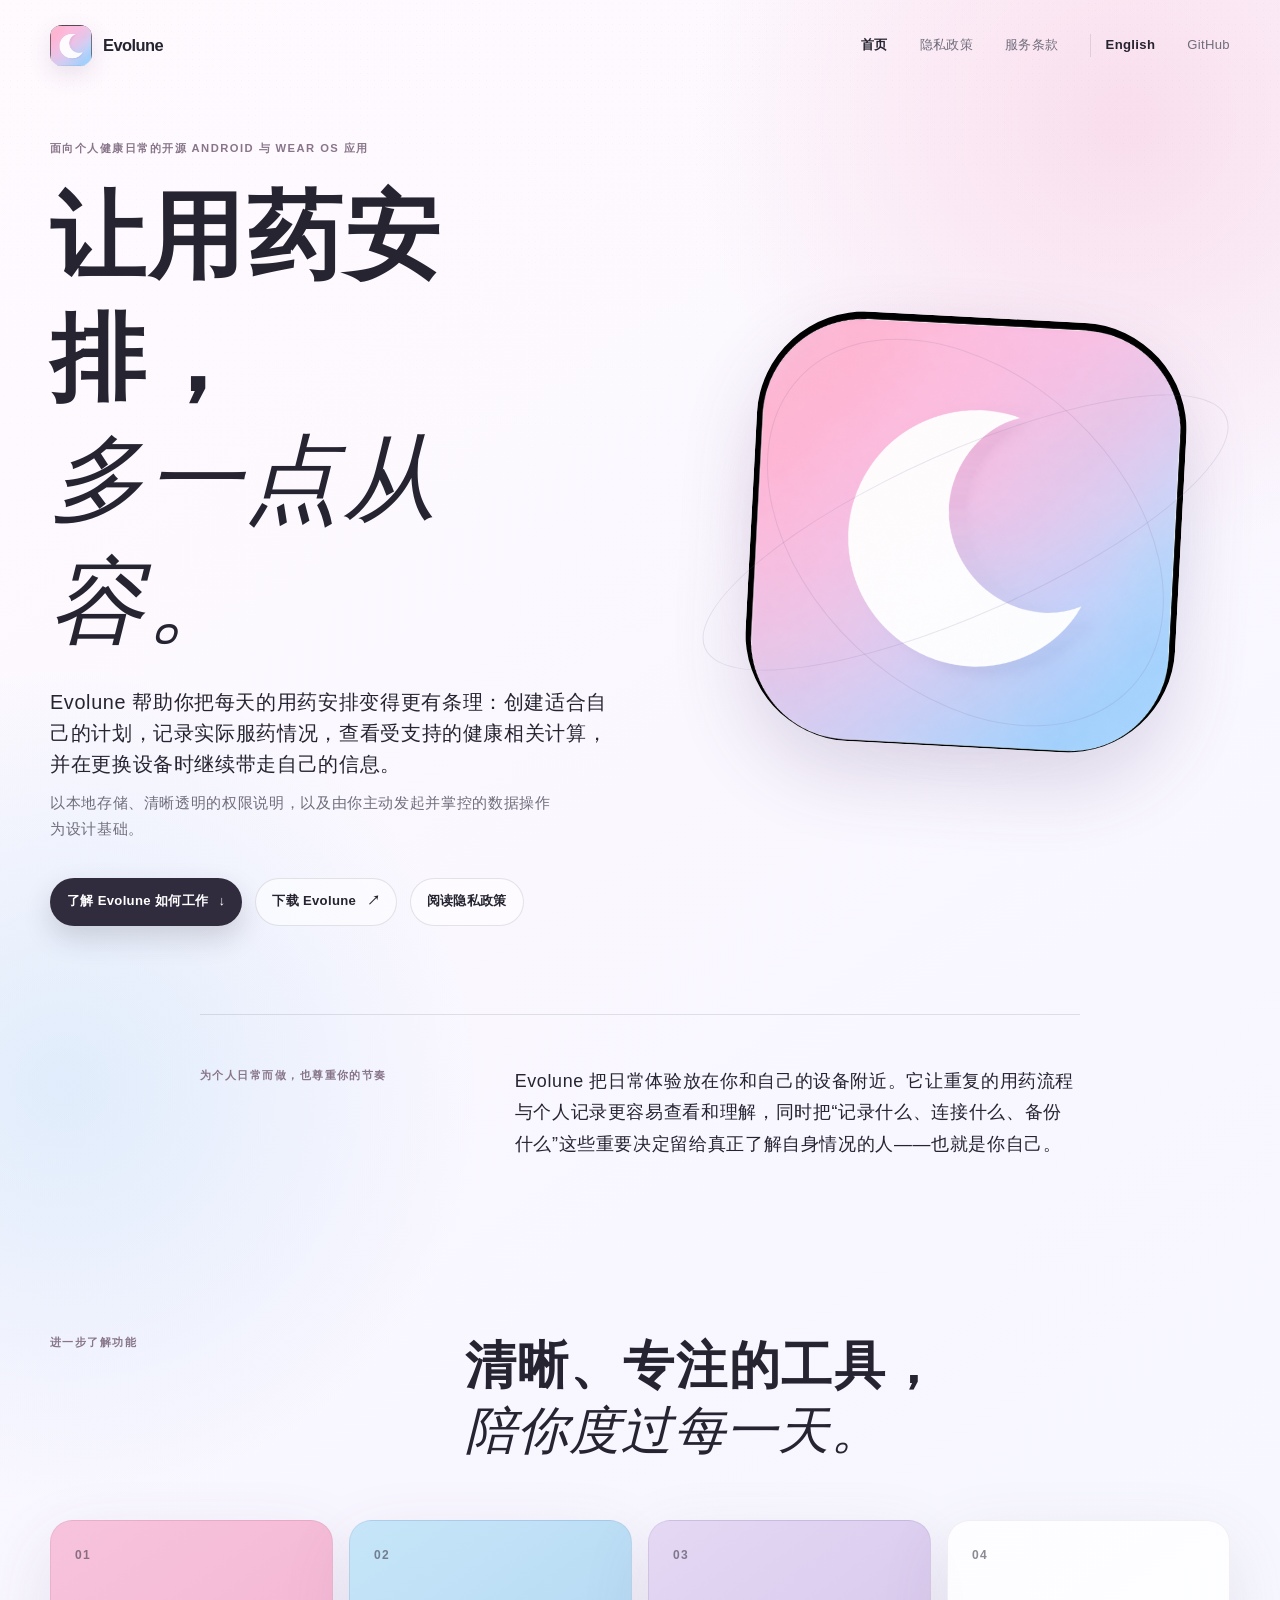
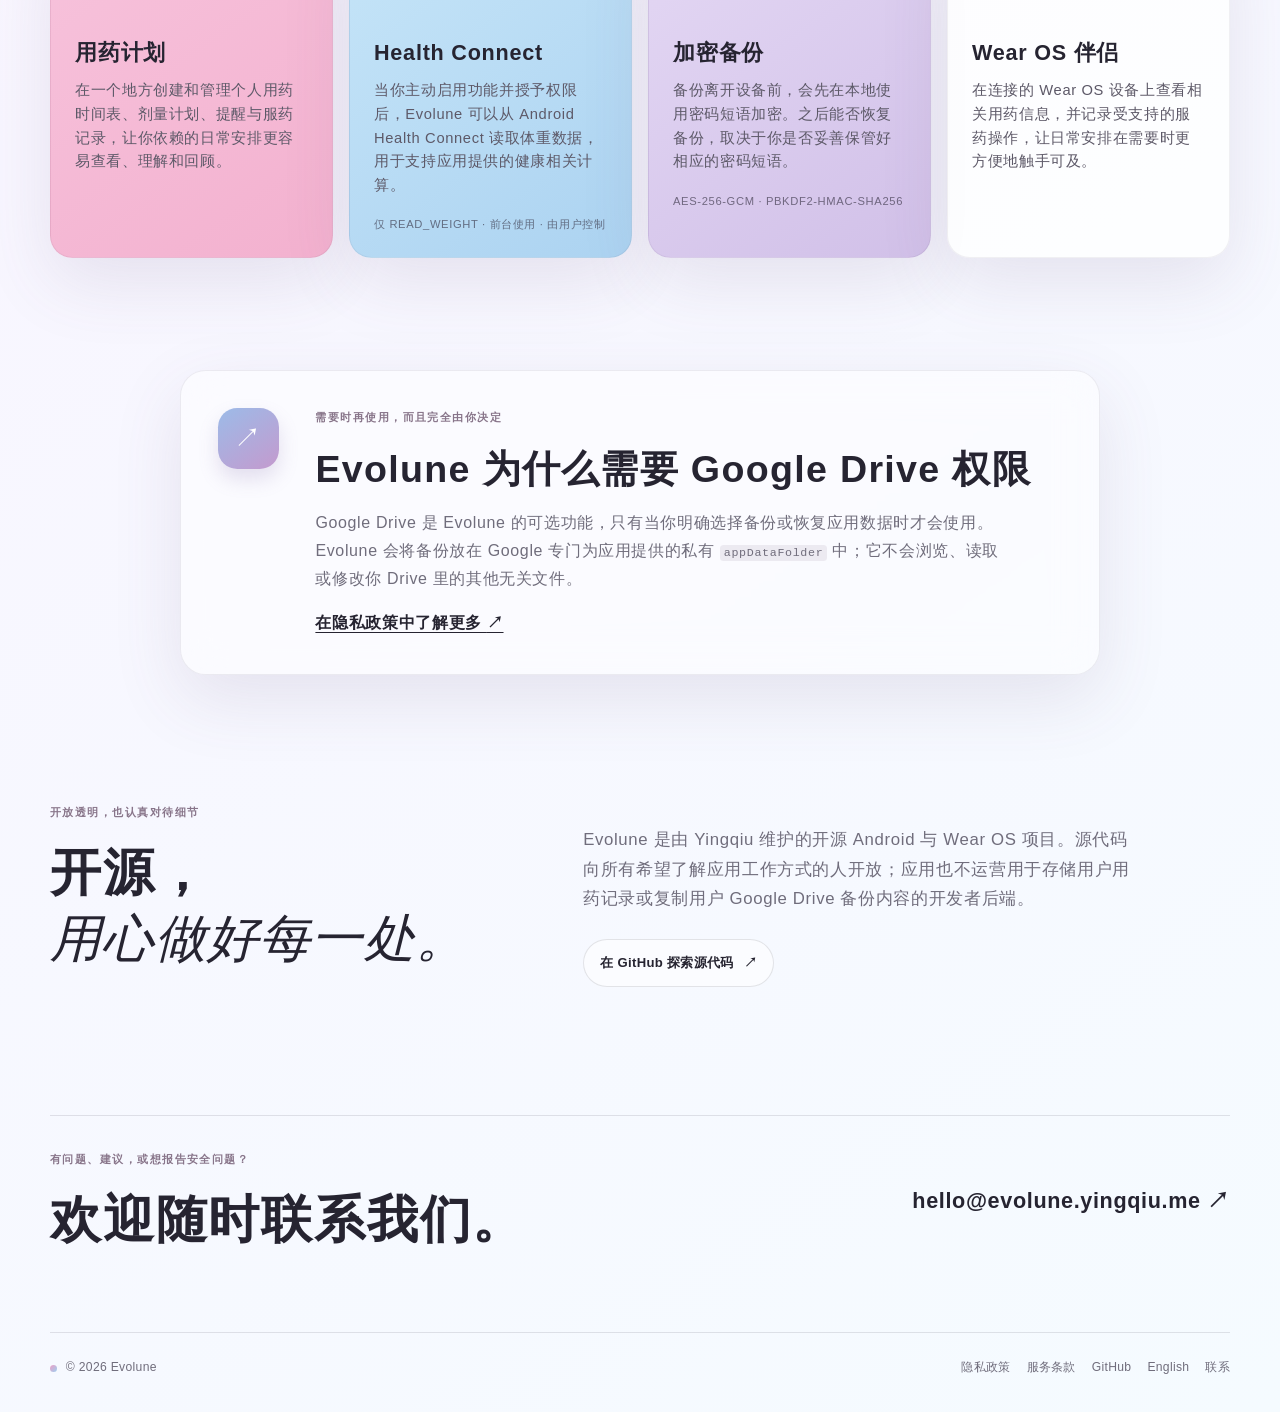
<file: zh/index.html>
<!doctype html>
<html lang="zh-CN">
  <head>
    <meta charset="utf-8">
    <meta name="viewport" content="width=device-width, initial-scale=1">
    <title>Evolune — 更清晰、更安心地管理用药计划</title>
    <meta name="description" content="Evolune 是一款开源的 Android 与 Wear OS 应用，帮助你整理用药安排、记录服药情况、查看受支持的健康相关计算，并创建由自己掌控的加密备份。">
    <link rel="canonical" href="https://evolune.yingqiu.me/zh/">
    <link rel="alternate" hreflang="en" href="https://evolune.yingqiu.me/">
    <link rel="alternate" hreflang="zh-CN" href="https://evolune.yingqiu.me/zh/">
    <link rel="alternate" hreflang="x-default" href="https://evolune.yingqiu.me/">
    <meta property="og:type" content="website">
    <meta property="og:url" content="https://evolune.yingqiu.me/zh/">
    <meta property="og:title" content="Evolune — 更清晰、更安心地管理用药计划">
    <meta property="og:description" content="一款注重本地存储的 Android 与 Wear OS 应用，帮助你管理用药日常、保存个人记录、使用受支持的健康计算，并掌控自己的加密备份。">
    <meta property="og:image" content="https://evolune.yingqiu.me/assets/evolune-logo.png">
    <meta name="twitter:card" content="summary">
    <meta name="twitter:title" content="Evolune — 更清晰、更安心地管理用药计划">
    <meta name="twitter:description" content="一款注重本地存储的 Android 与 Wear OS 应用，帮助你管理用药日常、保存个人记录、使用受支持的健康计算，并掌控自己的加密备份。">
    <meta name="twitter:image" content="https://evolune.yingqiu.me/assets/evolune-logo.png">
    <link rel="icon" href="/assets/favicon.png" type="image/png">
    <link rel="stylesheet" href="/assets/site.css">
  </head>
  <body>
    <a class="skip-link" href="#main-content">跳转到主要内容</a>
    <div class="site-shell">
      <header class="site-header">
        <a class="brand" href="/zh/" aria-label="Evolune 首页">
          <img class="brand-mark" src="/assets/evolune-logo.png" alt="Evolune 弯月标志">
          <span class="brand-name">Evolune</span>
        </a>
        <nav class="site-nav" aria-label="主要导航">
          <a class="active" aria-current="page" href="/zh/">首页</a>
          <a href="/zh/privacy/">隐私政策</a>
          <a href="/zh/terms/">服务条款</a>
          <a class="language-switch" href="/" lang="en">English</a>
          <a href="https://github.com/YingQiu0871/Evolune" rel="noreferrer">GitHub</a>
        </nav>
      </header>

      <main id="main-content">
        <section class="hero" aria-labelledby="hero-title">
          <div class="hero-copy">
            <p class="eyebrow">面向个人健康日常的开源 Android 与 Wear OS 应用</p>
            <h1 id="hero-title">让用药安排，<br><em>多一点从容。</em></h1>
            <p class="hero-lede">Evolune 帮助你把每天的用药安排变得更有条理：创建适合自己的计划，记录实际服药情况，查看受支持的健康相关计算，并在更换设备时继续带走自己的信息。</p>
            <p class="hero-support">以本地存储、清晰透明的权限说明，以及由你主动发起并掌控的数据操作为设计基础。</p>
            <div class="hero-actions">
              <a class="button button-primary" href="#features">了解 Evolune 如何工作 <span aria-hidden="true">↓</span></a>
              <a class="button button-secondary" href="https://github.com/YingQiu0871/Evolune/releases/latest" target="_blank" rel="noopener noreferrer" aria-label="从 GitHub 最新版本页面下载 Evolune">下载 Evolune <span aria-hidden="true">↗</span></a>
              <a class="button button-secondary" href="/zh/privacy/">阅读隐私政策</a>
            </div>
          </div>
          <div class="hero-art" aria-label="Evolune 弯月标志插图">
            <div class="art-glow"></div>
            <img src="/assets/evolune-logo.png" alt="柔和粉色、薰衣草色和浅蓝渐变背景上的白色弯月">
            <span class="orbit orbit-one" aria-hidden="true"></span>
            <span class="orbit orbit-two" aria-hidden="true"></span>
          </div>
        </section>

        <section class="quiet-intro" aria-label="Evolune 简介">
          <p class="section-kicker">为个人日常而做，也尊重你的节奏</p>
          <p>Evolune 把日常体验放在你和自己的设备附近。它让重复的用药流程与个人记录更容易查看和理解，同时把“记录什么、连接什么、备份什么”这些重要决定留给真正了解自身情况的人——也就是你自己。</p>
        </section>

        <section id="features" class="section-block" aria-labelledby="features-title">
          <div class="section-heading">
            <p class="section-kicker">进一步了解功能</p>
            <h2 id="features-title">清晰、专注的工具，<br><em>陪你度过每一天。</em></h2>
          </div>
          <div class="feature-grid">
            <article class="feature-card feature-card-pink">
              <span class="feature-number">01</span>
              <h3>用药计划</h3>
              <p>在一个地方创建和管理个人用药时间表、剂量计划、提醒与服药记录，让你依赖的日常安排更容易查看、理解和回顾。</p>
            </article>
            <article class="feature-card feature-card-blue">
              <span class="feature-number">02</span>
              <h3>Health Connect</h3>
              <p>当你主动启用功能并授予权限后，Evolune 可以从 Android Health Connect 读取体重数据，用于支持应用提供的健康相关计算。</p>
              <span class="feature-note">仅 READ_WEIGHT · 前台使用 · 由用户控制</span>
            </article>
            <article class="feature-card feature-card-lavender">
              <span class="feature-number">03</span>
              <h3>加密备份</h3>
              <p>备份离开设备前，会先在本地使用密码短语加密。之后能否恢复备份，取决于你是否妥善保管好相应的密码短语。</p>
              <span class="feature-note">AES-256-GCM · PBKDF2-HMAC-SHA256</span>
            </article>
            <article class="feature-card feature-card-white">
              <span class="feature-number">04</span>
              <h3>Wear OS 伴侣</h3>
              <p>在连接的 Wear OS 设备上查看相关用药信息，并记录受支持的服药操作，让日常安排在需要时更方便地触手可及。</p>
            </article>
          </div>
        </section>

        <section class="drive-panel" aria-labelledby="drive-title">
          <div class="drive-icon" aria-hidden="true">↗</div>
          <div>
            <p class="section-kicker">需要时再使用，而且完全由你决定</p>
            <h2 id="drive-title">Evolune 为什么需要 Google Drive 权限</h2>
            <p>Google Drive 是 Evolune 的可选功能，只有当你明确选择备份或恢复应用数据时才会使用。Evolune 会将备份放在 Google 专门为应用提供的私有 <code>appDataFolder</code> 中；它不会浏览、读取或修改你 Drive 里的其他无关文件。</p>
            <a class="text-link" href="/zh/privacy/">在隐私政策中了解更多 <span aria-hidden="true">↗</span></a>
          </div>
        </section>

        <section class="about-grid" aria-labelledby="about-title">
          <div>
            <p class="section-kicker">开放透明，也认真对待细节</p>
            <h2 id="about-title">开源，<br><em>用心做好每一处。</em></h2>
          </div>
          <div class="about-copy">
            <p>Evolune 是由 Yingqiu 维护的开源 Android 与 Wear OS 项目。源代码向所有希望了解应用工作方式的人开放；应用也不运营用于存储用户用药记录或复制用户 Google Drive 备份内容的开发者后端。</p>
            <a class="button button-secondary" href="https://github.com/YingQiu0871/Evolune" rel="noreferrer">在 GitHub 探索源代码 <span aria-hidden="true">↗</span></a>
          </div>
        </section>

        <section class="contact-panel" aria-labelledby="contact-title">
          <div>
            <p class="section-kicker">有问题、建议，或想报告安全问题？</p>
            <h2 id="contact-title">欢迎随时联系我们。</h2>
          </div>
          <a class="contact-email" href="mailto:hello@evolune.yingqiu.me">hello@evolune.yingqiu.me <span aria-hidden="true">↗</span></a>
        </section>
      </main>

      <footer class="site-footer">
        <div class="footer-brand">
          <span class="footer-dot" aria-hidden="true"></span>
          <span>© 2026 Evolune</span>
        </div>
        <nav aria-label="页脚导航">
          <a href="/zh/privacy/">隐私政策</a>
          <a href="/zh/terms/">服务条款</a>
          <a href="https://github.com/YingQiu0871/Evolune" rel="noreferrer">GitHub</a>
          <a class="language-switch" href="/" lang="en">English</a>
          <a href="mailto:hello@evolune.yingqiu.me">联系</a>
        </nav>
      </footer>
    </div>
  </body>
</html>
</file>
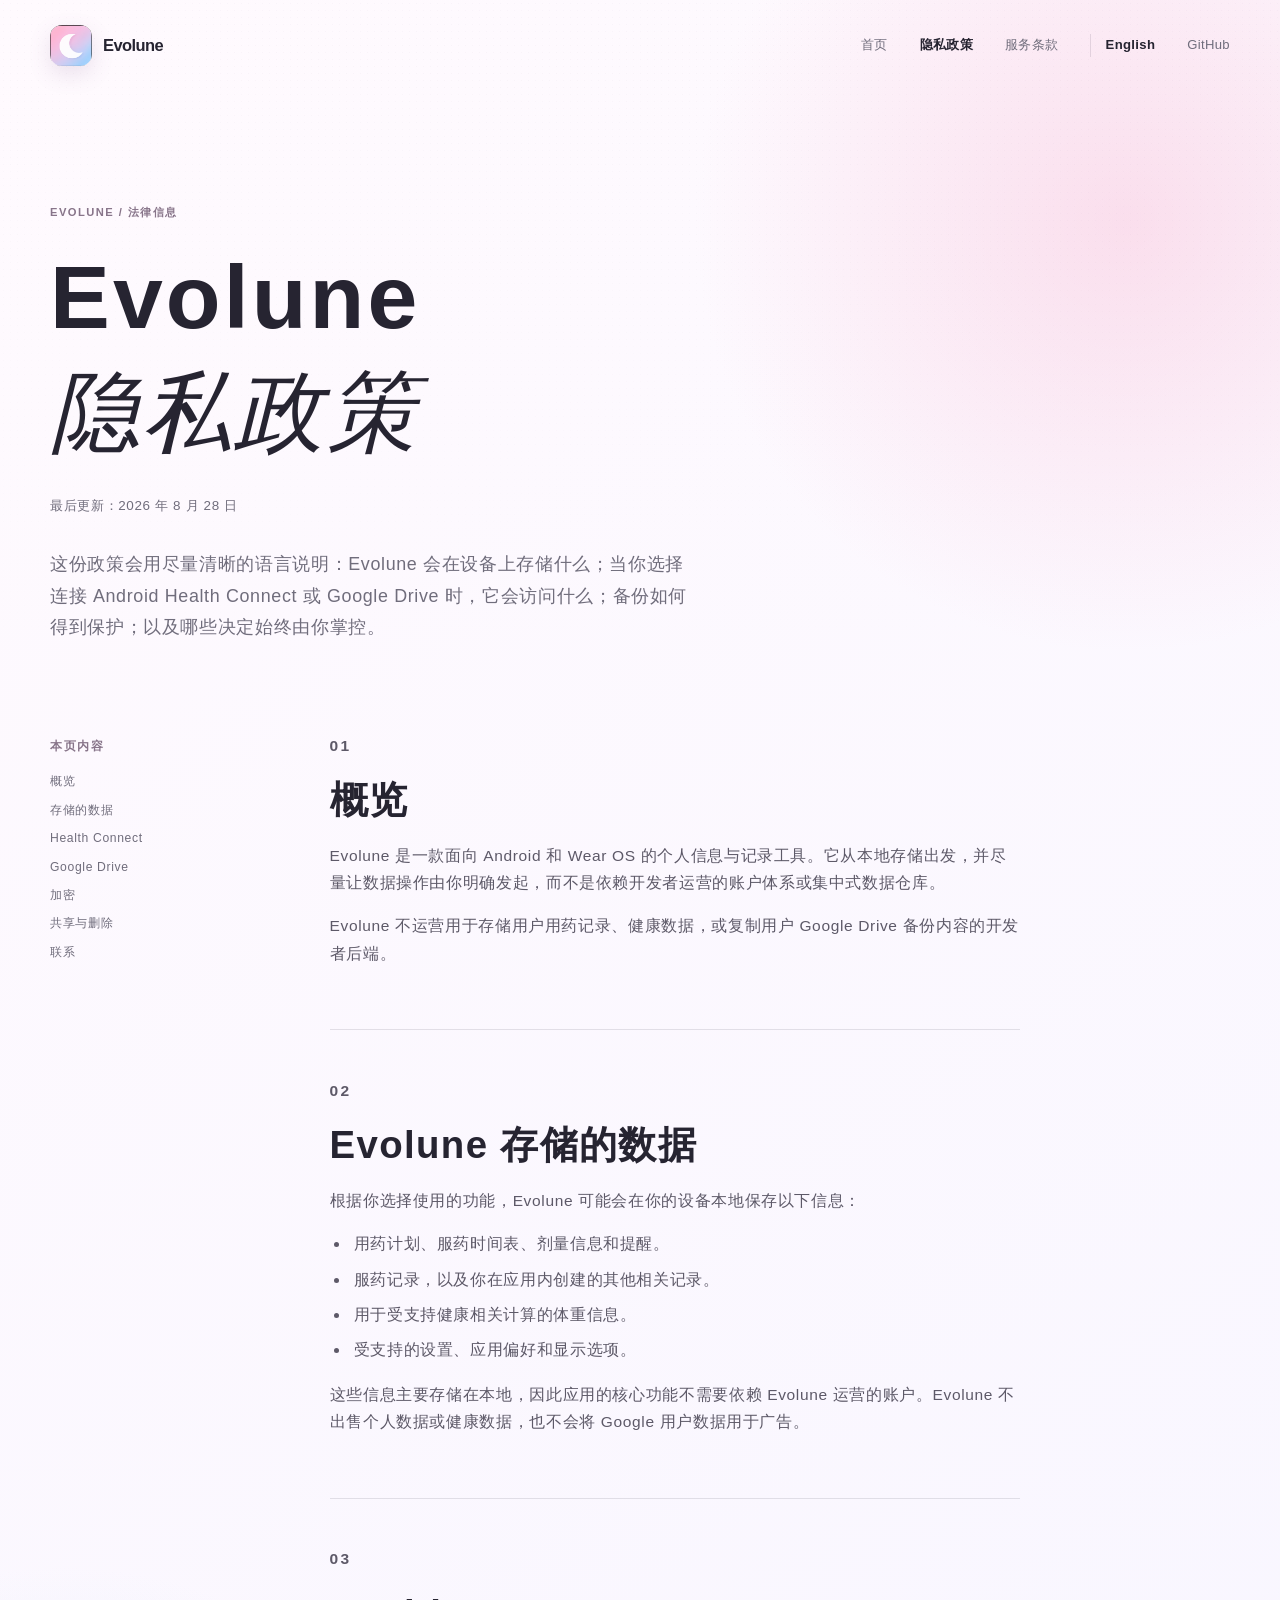
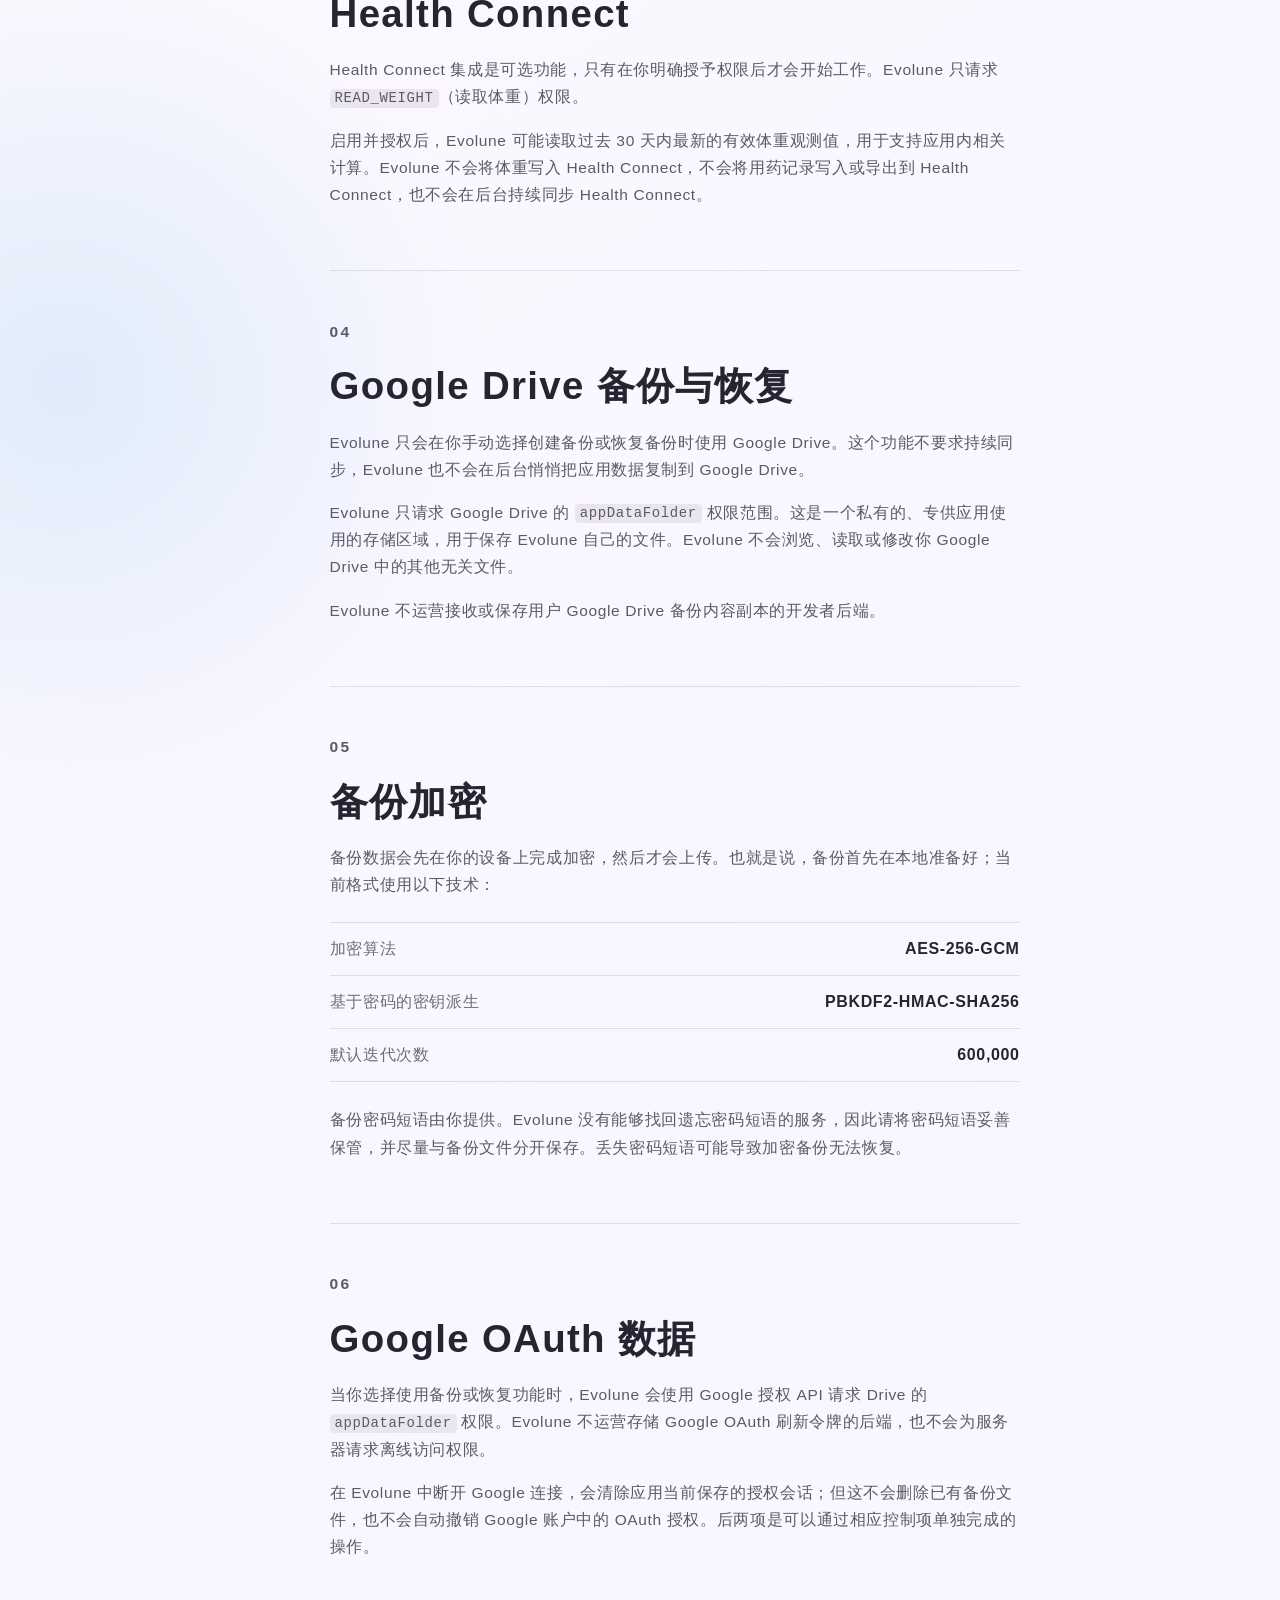
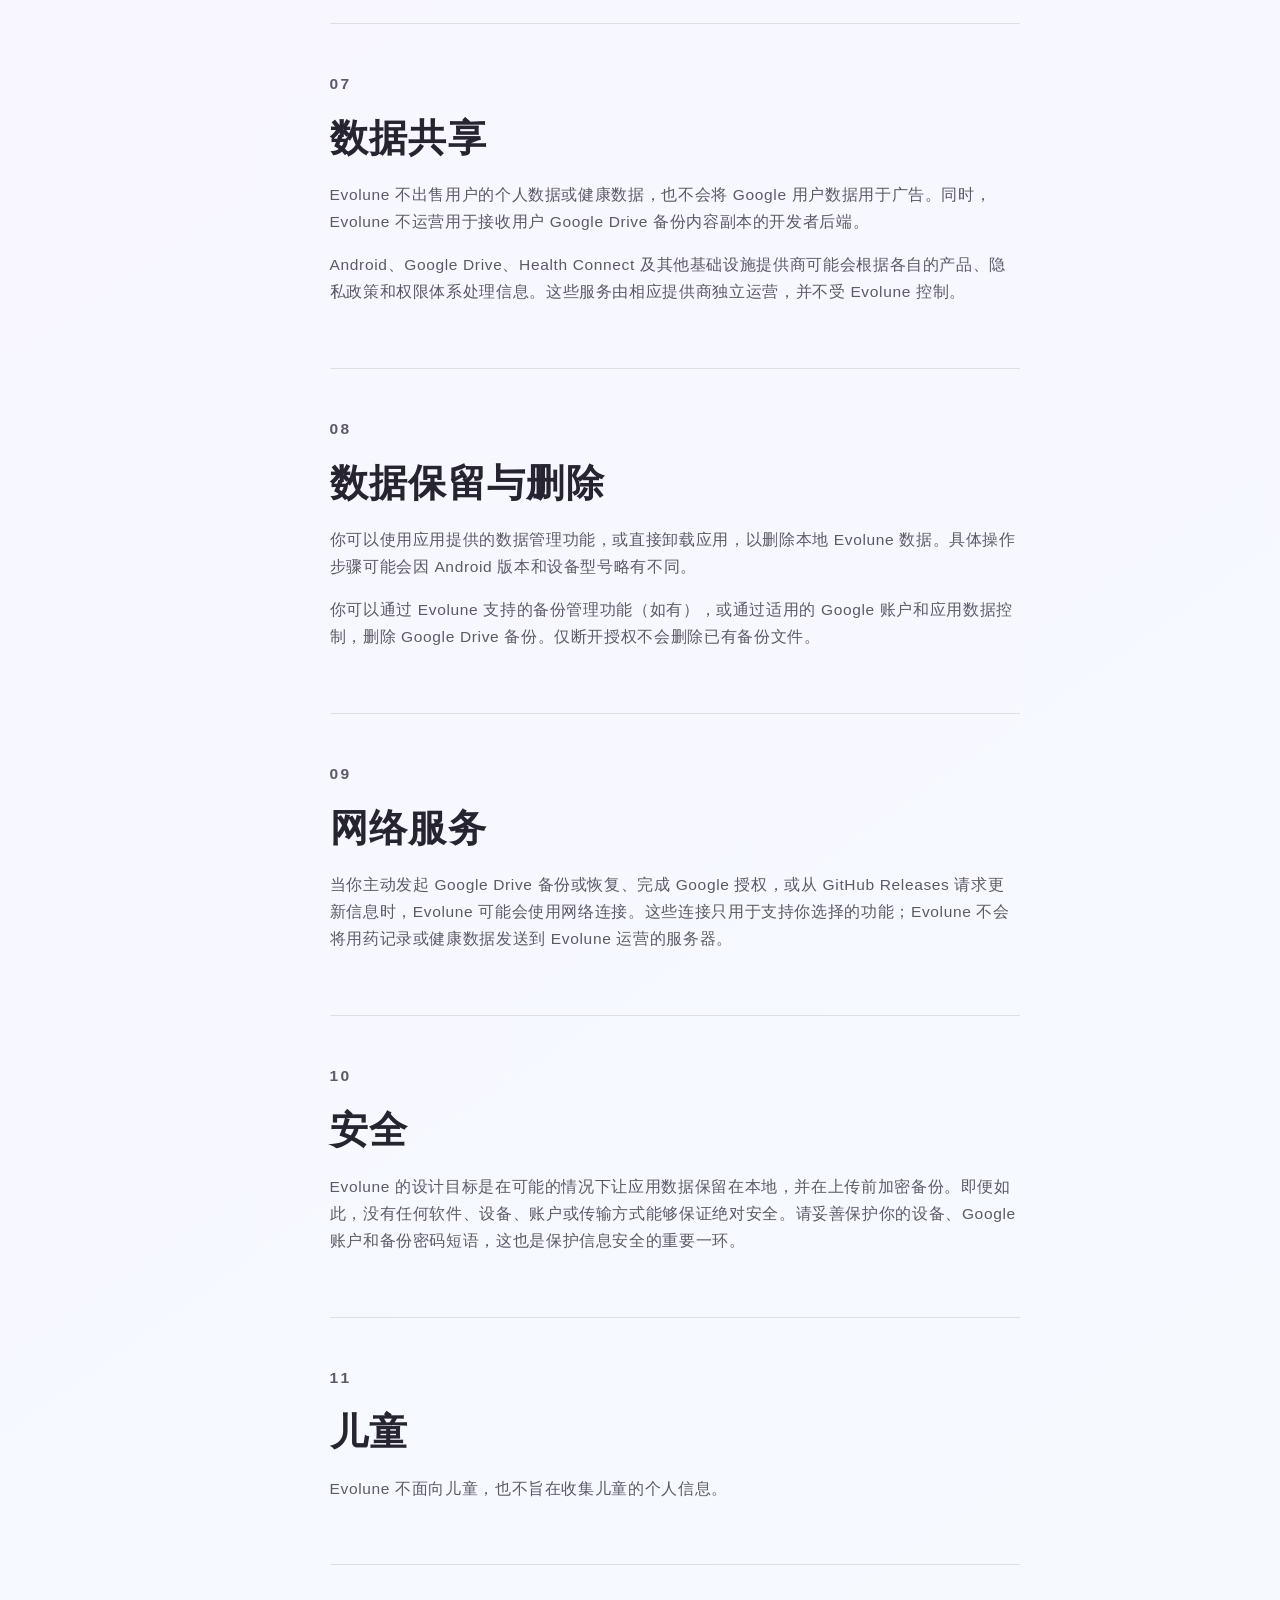
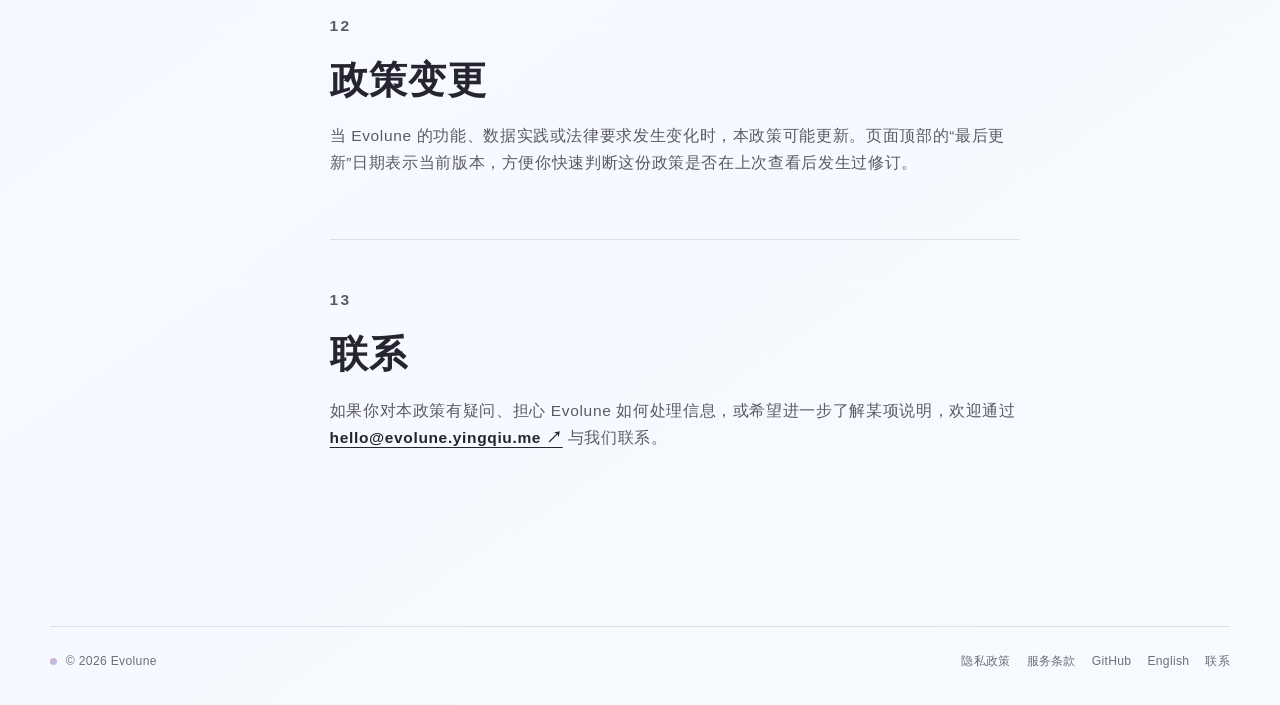
<file: zh/privacy/index.html>
<!doctype html>
<html lang="zh-CN">
  <head>
    <meta charset="utf-8">
    <meta name="viewport" content="width=device-width, initial-scale=1">
    <title>Evolune 隐私政策</title>
    <meta name="description" content="Evolune 隐私政策以清晰易懂的方式说明哪些信息留在设备上、Health Connect 和 Google Drive 如何按需工作、备份如何加密，以及哪些选择始终由你决定。">
    <link rel="canonical" href="https://evolune.yingqiu.me/zh/privacy/">
    <link rel="alternate" hreflang="en" href="https://evolune.yingqiu.me/privacy/">
    <link rel="alternate" hreflang="zh-CN" href="https://evolune.yingqiu.me/zh/privacy/">
    <link rel="alternate" hreflang="x-default" href="https://evolune.yingqiu.me/privacy/">
    <meta property="og:type" content="article">
    <meta property="og:url" content="https://evolune.yingqiu.me/zh/privacy/">
    <meta property="og:title" content="Evolune 隐私政策">
    <meta property="og:description" content="清晰说明 Evolune 如何处理本地应用数据、可选的 Health Connect 权限、手动 Google Drive 备份，以及备份加密。">
    <meta property="og:image" content="https://evolune.yingqiu.me/assets/evolune-logo.png">
    <meta name="twitter:card" content="summary">
    <meta name="twitter:title" content="Evolune 隐私政策">
    <meta name="twitter:description" content="清晰说明 Evolune 如何处理本地应用数据、可选的 Health Connect 权限、手动 Google Drive 备份，以及备份加密。">
    <meta name="twitter:image" content="https://evolune.yingqiu.me/assets/evolune-logo.png">
    <link rel="icon" href="/assets/favicon.png" type="image/png">
    <link rel="stylesheet" href="/assets/site.css">
  </head>
  <body>
    <a class="skip-link" href="#main-content">跳转到主要内容</a>
    <div class="site-shell">
      <header class="site-header">
        <a class="brand" href="/zh/" aria-label="Evolune 首页">
          <img class="brand-mark" src="/assets/evolune-logo.png" alt="Evolune 弯月标志">
          <span class="brand-name">Evolune</span>
        </a>
        <nav class="site-nav" aria-label="主要导航">
          <a href="/zh/">首页</a>
          <a class="active" aria-current="page" href="/zh/privacy/">隐私政策</a>
          <a href="/zh/terms/">服务条款</a>
          <a class="language-switch" href="/privacy/" lang="en">English</a>
          <a href="https://github.com/YingQiu0871/Evolune" rel="noreferrer">GitHub</a>
        </nav>
      </header>

      <main id="main-content" class="legal-page">
        <header class="legal-hero">
          <p class="eyebrow">Evolune / 法律信息</p>
          <h1>Evolune<br><em>隐私政策</em></h1>
          <p class="legal-date">最后更新：2026 年 8 月 28 日</p>
          <p class="legal-lede">这份政策会用尽量清晰的语言说明：Evolune 会在设备上存储什么；当你选择连接 Android Health Connect 或 Google Drive 时，它会访问什么；备份如何得到保护；以及哪些决定始终由你掌控。</p>
        </header>

        <div class="legal-layout">
          <aside class="legal-index" aria-label="本页目录">
            <span>本页内容</span>
            <a href="#overview">概览</a>
            <a href="#stored-data">存储的数据</a>
            <a href="#health-connect">Health Connect</a>
            <a href="#google-drive">Google Drive</a>
            <a href="#encryption">加密</a>
            <a href="#sharing">共享与删除</a>
            <a href="#contact">联系</a>
          </aside>

          <article class="legal-content">
            <section id="overview">
              <p class="legal-number">01</p>
              <h2>概览</h2>
              <p>Evolune 是一款面向 Android 和 Wear OS 的个人信息与记录工具。它从本地存储出发，并尽量让数据操作由你明确发起，而不是依赖开发者运营的账户体系或集中式数据仓库。</p>
              <p>Evolune 不运营用于存储用户用药记录、健康数据，或复制用户 Google Drive 备份内容的开发者后端。</p>
            </section>

            <section id="stored-data">
              <p class="legal-number">02</p>
              <h2>Evolune 存储的数据</h2>
              <p>根据你选择使用的功能，Evolune 可能会在你的设备本地保存以下信息：</p>
              <ul>
                <li>用药计划、服药时间表、剂量信息和提醒。</li>
                <li>服药记录，以及你在应用内创建的其他相关记录。</li>
                <li>用于受支持健康相关计算的体重信息。</li>
                <li>受支持的设置、应用偏好和显示选项。</li>
              </ul>
              <p>这些信息主要存储在本地，因此应用的核心功能不需要依赖 Evolune 运营的账户。Evolune 不出售个人数据或健康数据，也不会将 Google 用户数据用于广告。</p>
            </section>

            <section id="health-connect">
              <p class="legal-number">03</p>
              <h2>Health Connect</h2>
              <p>Health Connect 集成是可选功能，只有在你明确授予权限后才会开始工作。Evolune 只请求 <code>READ_WEIGHT</code>（读取体重）权限。</p>
              <p>启用并授权后，Evolune 可能读取过去 30 天内最新的有效体重观测值，用于支持应用内相关计算。Evolune 不会将体重写入 Health Connect，不会将用药记录写入或导出到 Health Connect，也不会在后台持续同步 Health Connect。</p>
            </section>

            <section id="google-drive">
              <p class="legal-number">04</p>
              <h2>Google Drive 备份与恢复</h2>
              <p>Evolune 只会在你手动选择创建备份或恢复备份时使用 Google Drive。这个功能不要求持续同步，Evolune 也不会在后台悄悄把应用数据复制到 Google Drive。</p>
              <p>Evolune 只请求 Google Drive 的 <code>appDataFolder</code> 权限范围。这是一个私有的、专供应用使用的存储区域，用于保存 Evolune 自己的文件。Evolune 不会浏览、读取或修改你 Google Drive 中的其他无关文件。</p>
              <p>Evolune 不运营接收或保存用户 Google Drive 备份内容副本的开发者后端。</p>
            </section>

            <section id="encryption">
              <p class="legal-number">05</p>
              <h2>备份加密</h2>
              <p>备份数据会先在你的设备上完成加密，然后才会上传。也就是说，备份首先在本地准备好；当前格式使用以下技术：</p>
              <dl class="spec-list">
                <div><dt>加密算法</dt><dd>AES-256-GCM</dd></div>
                <div><dt>基于密码的密钥派生</dt><dd>PBKDF2-HMAC-SHA256</dd></div>
                <div><dt>默认迭代次数</dt><dd>600,000</dd></div>
              </dl>
              <p>备份密码短语由你提供。Evolune 没有能够找回遗忘密码短语的服务，因此请将密码短语妥善保管，并尽量与备份文件分开保存。丢失密码短语可能导致加密备份无法恢复。</p>
            </section>

            <section id="oauth">
              <p class="legal-number">06</p>
              <h2>Google OAuth 数据</h2>
              <p>当你选择使用备份或恢复功能时，Evolune 会使用 Google 授权 API 请求 Drive 的 <code>appDataFolder</code> 权限。Evolune 不运营存储 Google OAuth 刷新令牌的后端，也不会为服务器请求离线访问权限。</p>
              <p>在 Evolune 中断开 Google 连接，会清除应用当前保存的授权会话；但这不会删除已有备份文件，也不会自动撤销 Google 账户中的 OAuth 授权。后两项是可以通过相应控制项单独完成的操作。</p>
            </section>

            <section id="sharing">
              <p class="legal-number">07</p>
              <h2>数据共享</h2>
              <p>Evolune 不出售用户的个人数据或健康数据，也不会将 Google 用户数据用于广告。同时，Evolune 不运营用于接收用户 Google Drive 备份内容副本的开发者后端。</p>
              <p>Android、Google Drive、Health Connect 及其他基础设施提供商可能会根据各自的产品、隐私政策和权限体系处理信息。这些服务由相应提供商独立运营，并不受 Evolune 控制。</p>
            </section>

            <section id="retention">
              <p class="legal-number">08</p>
              <h2>数据保留与删除</h2>
              <p>你可以使用应用提供的数据管理功能，或直接卸载应用，以删除本地 Evolune 数据。具体操作步骤可能会因 Android 版本和设备型号略有不同。</p>
              <p>你可以通过 Evolune 支持的备份管理功能（如有），或通过适用的 Google 账户和应用数据控制，删除 Google Drive 备份。仅断开授权不会删除已有备份文件。</p>
            </section>

            <section id="network">
              <p class="legal-number">09</p>
              <h2>网络服务</h2>
              <p>当你主动发起 Google Drive 备份或恢复、完成 Google 授权，或从 GitHub Releases 请求更新信息时，Evolune 可能会使用网络连接。这些连接只用于支持你选择的功能；Evolune 不会将用药记录或健康数据发送到 Evolune 运营的服务器。</p>
            </section>

            <section id="security">
              <p class="legal-number">10</p>
              <h2>安全</h2>
              <p>Evolune 的设计目标是在可能的情况下让应用数据保留在本地，并在上传前加密备份。即便如此，没有任何软件、设备、账户或传输方式能够保证绝对安全。请妥善保护你的设备、Google 账户和备份密码短语，这也是保护信息安全的重要一环。</p>
            </section>

            <section id="children">
              <p class="legal-number">11</p>
              <h2>儿童</h2>
              <p>Evolune 不面向儿童，也不旨在收集儿童的个人信息。</p>
            </section>

            <section id="changes">
              <p class="legal-number">12</p>
              <h2>政策变更</h2>
              <p>当 Evolune 的功能、数据实践或法律要求发生变化时，本政策可能更新。页面顶部的“最后更新”日期表示当前版本，方便你快速判断这份政策是否在上次查看后发生过修订。</p>
            </section>

            <section id="contact">
              <p class="legal-number">13</p>
              <h2>联系</h2>
              <p>如果你对本政策有疑问、担心 Evolune 如何处理信息，或希望进一步了解某项说明，欢迎通过 <a class="text-link" href="mailto:hello@evolune.yingqiu.me">hello@evolune.yingqiu.me <span aria-hidden="true">↗</span></a> 与我们联系。</p>
            </section>
          </article>
        </div>
      </main>

      <footer class="site-footer">
        <div class="footer-brand"><span class="footer-dot" aria-hidden="true"></span><span>© 2026 Evolune</span></div>
        <nav aria-label="页脚导航">
          <a href="/zh/privacy/">隐私政策</a>
          <a href="/zh/terms/">服务条款</a>
          <a href="https://github.com/YingQiu0871/Evolune" rel="noreferrer">GitHub</a>
          <a class="language-switch" href="/privacy/" lang="en">English</a>
          <a href="mailto:hello@evolune.yingqiu.me">联系</a>
        </nav>
      </footer>
    </div>
  </body>
</html>
</file>
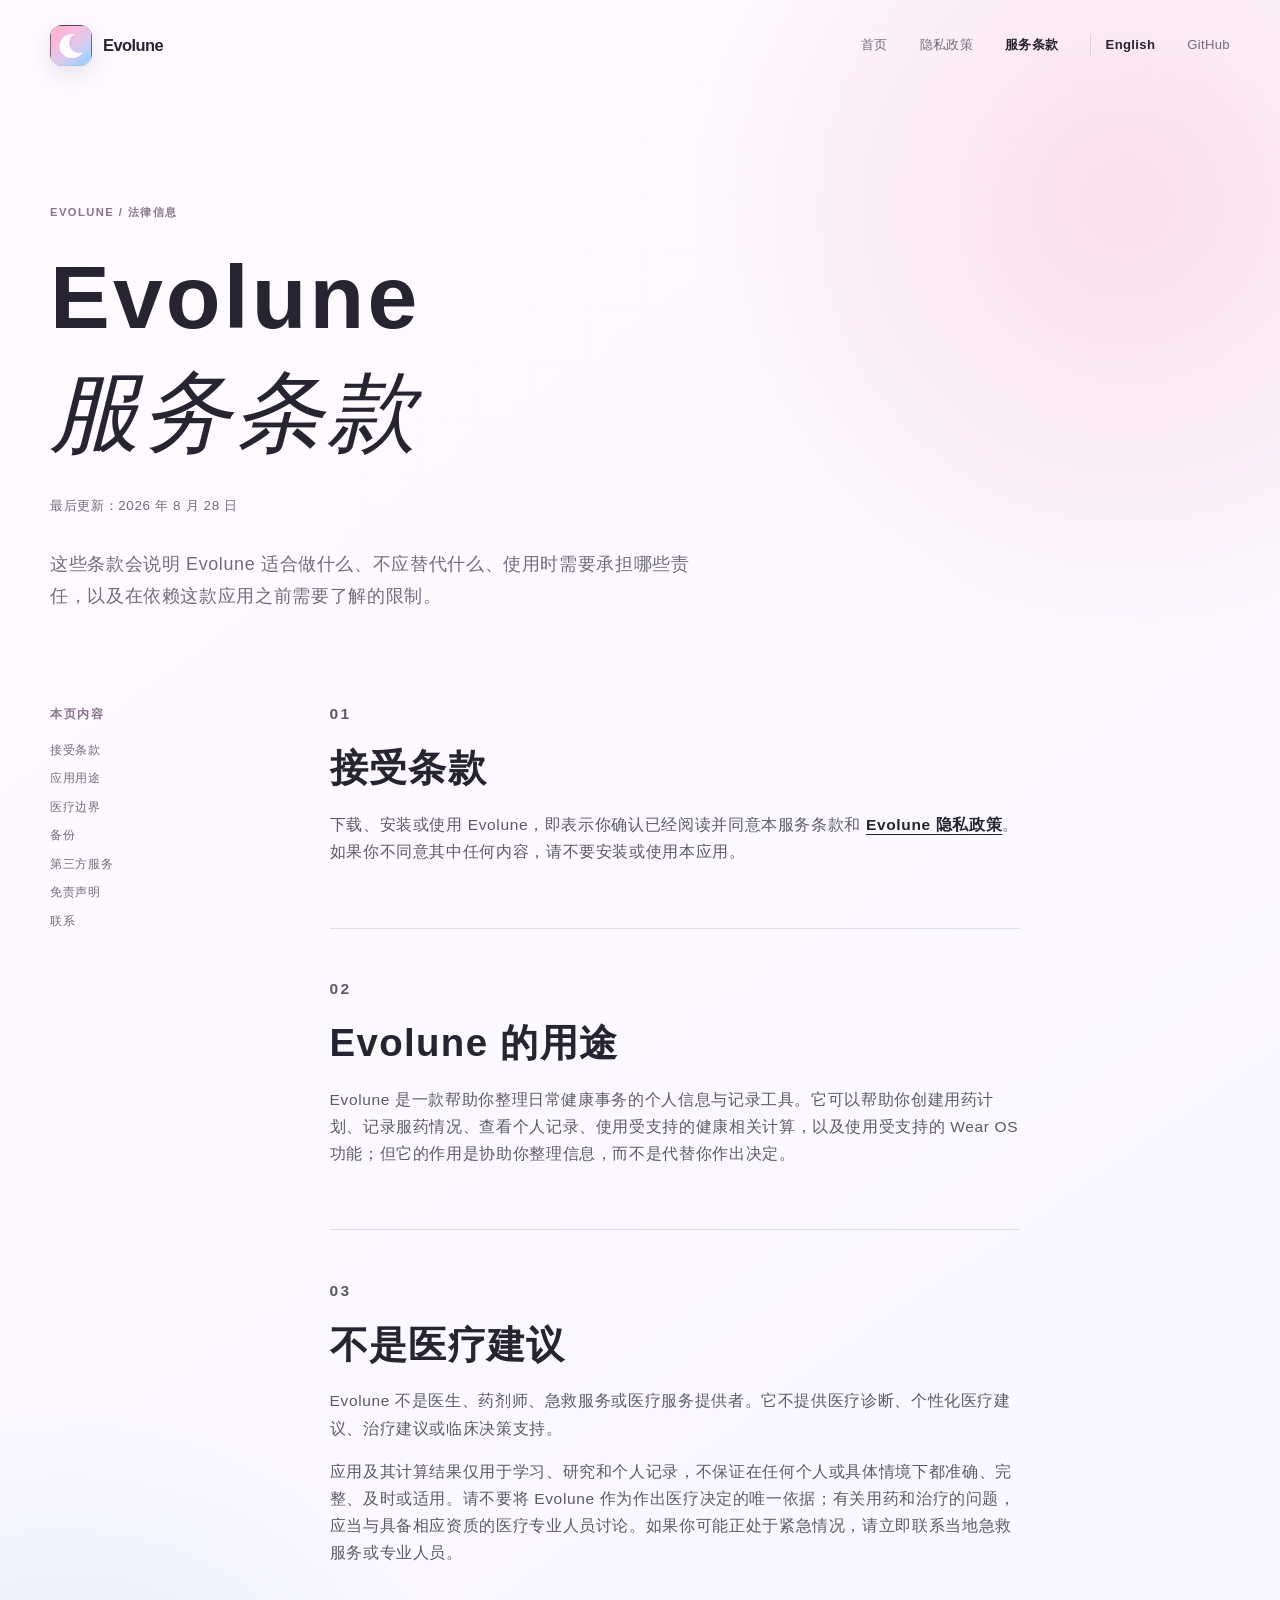
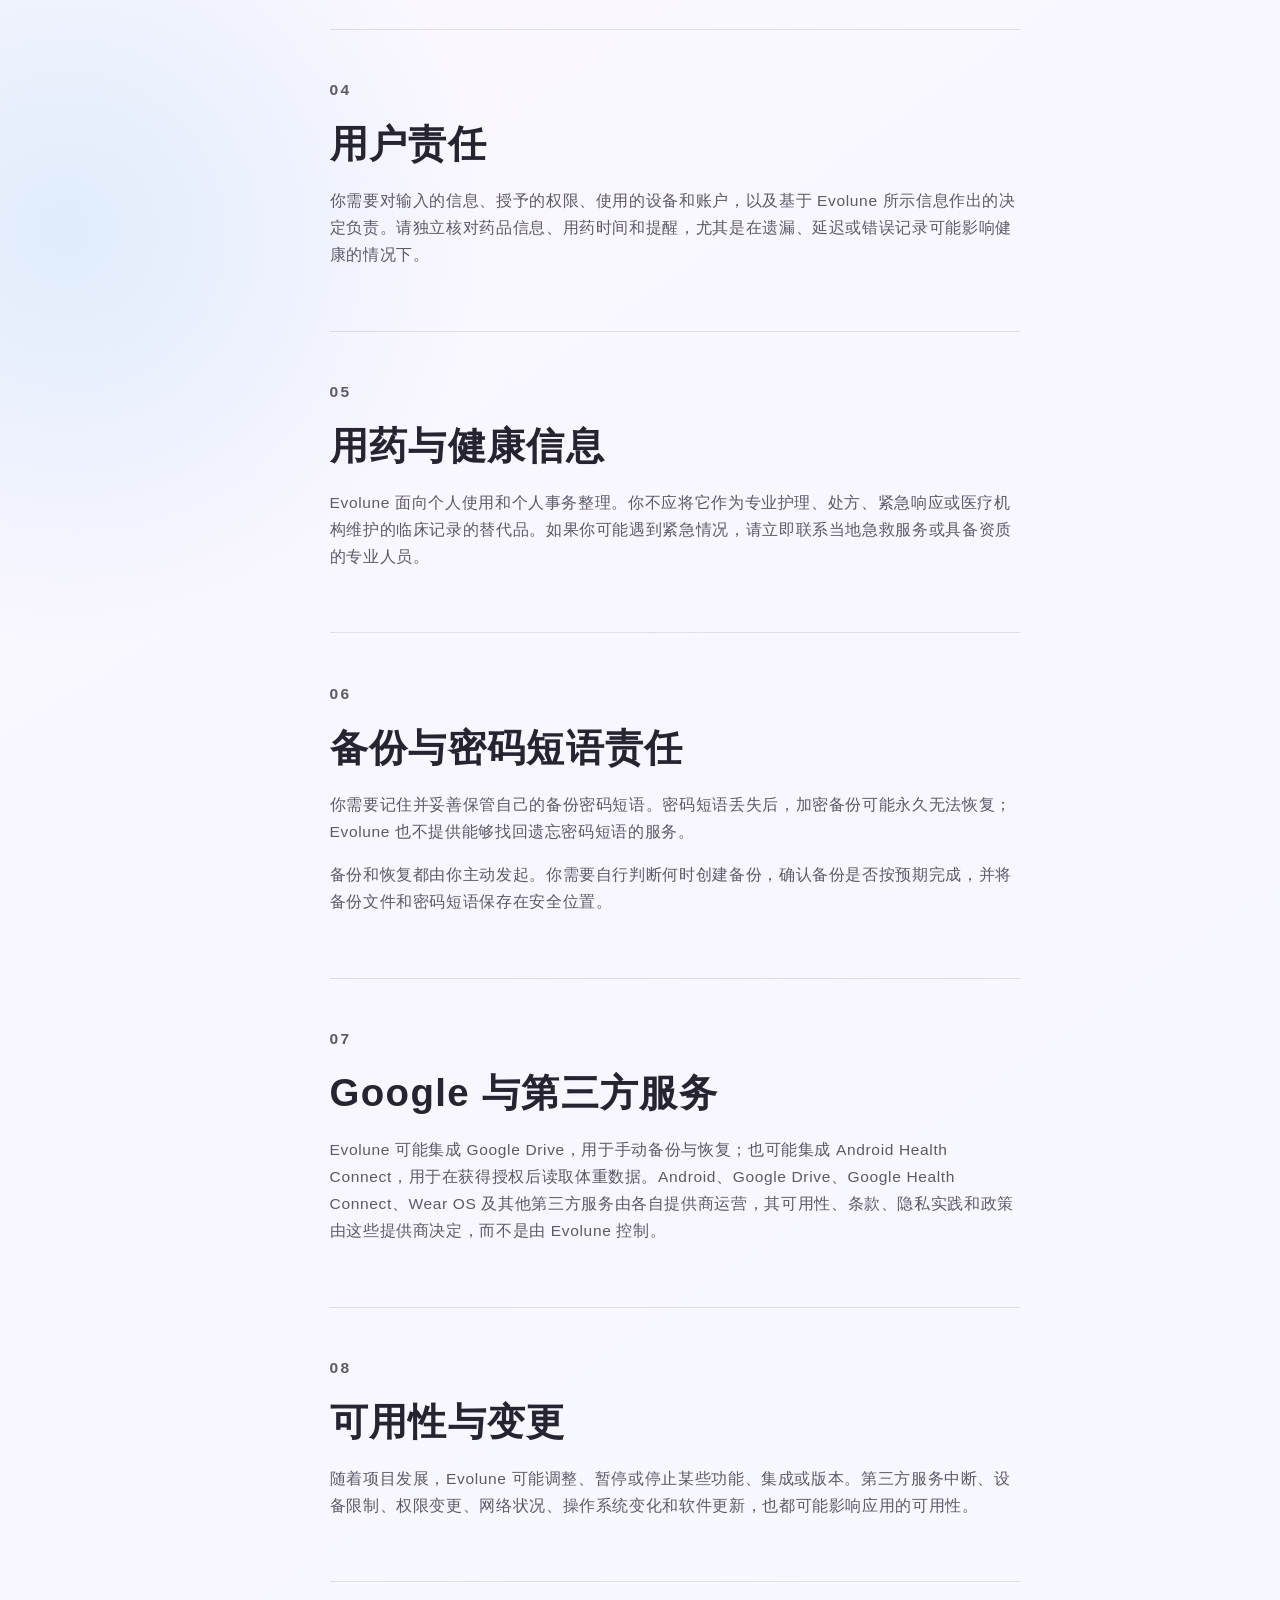
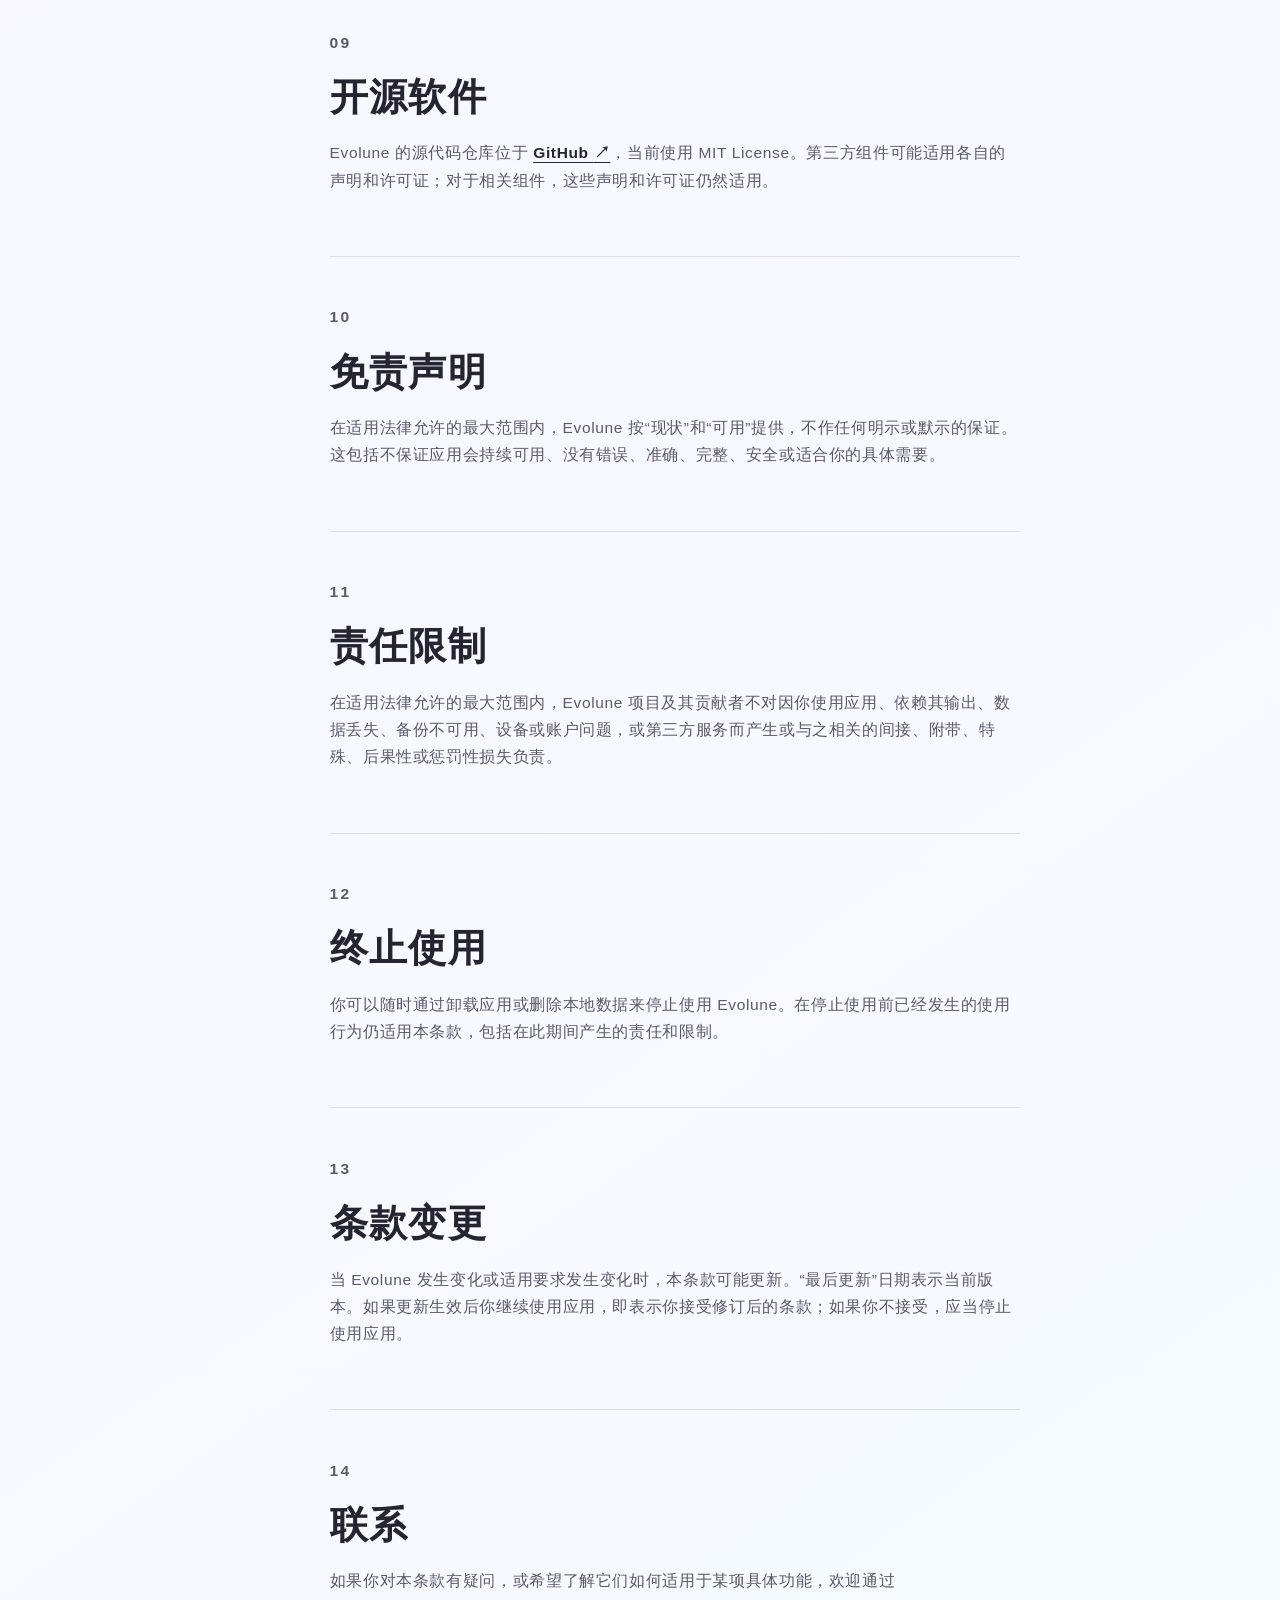
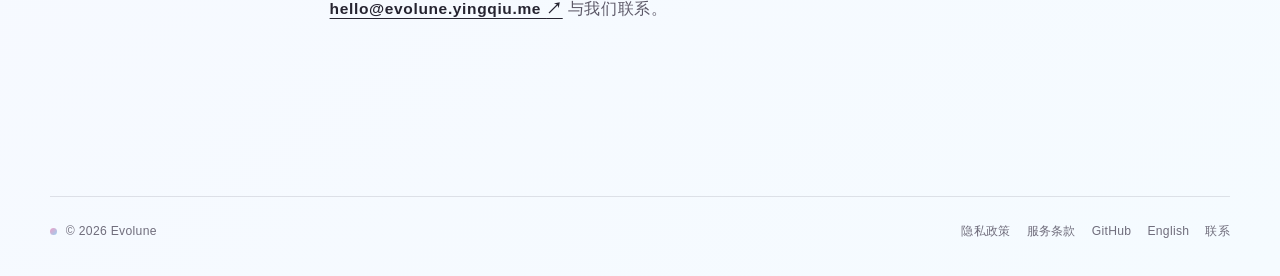
<file: zh/terms/index.html>
<!doctype html>
<html lang="zh-CN">
  <head>
    <meta charset="utf-8">
    <meta name="viewport" content="width=device-width, initial-scale=1">
    <title>Evolune 服务条款</title>
    <meta name="description" content="Evolune 服务条款说明应用的用途、适用的使用方式、用户需要承担的责任、加密备份和第三方服务，以及使用前需要了解的重要限制。">
    <link rel="canonical" href="https://evolune.yingqiu.me/zh/terms/">
    <link rel="alternate" hreflang="en" href="https://evolune.yingqiu.me/terms/">
    <link rel="alternate" hreflang="zh-CN" href="https://evolune.yingqiu.me/zh/terms/">
    <link rel="alternate" hreflang="x-default" href="https://evolune.yingqiu.me/terms/">
    <meta property="og:type" content="article">
    <meta property="og:url" content="https://evolune.yingqiu.me/zh/terms/">
    <meta property="og:title" content="Evolune 服务条款">
    <meta property="og:description" content="使用 Evolune 这一个人用药计划与健康记录工具时适用的条款，包括用户责任和重要限制。">
    <meta property="og:image" content="https://evolune.yingqiu.me/assets/evolune-logo.png">
    <meta name="twitter:card" content="summary">
    <meta name="twitter:title" content="Evolune 服务条款">
    <meta name="twitter:description" content="使用 Evolune 这一个人用药计划与健康记录工具时适用的条款，包括用户责任和重要限制。">
    <meta name="twitter:image" content="https://evolune.yingqiu.me/assets/evolune-logo.png">
    <link rel="icon" href="/assets/favicon.png" type="image/png">
    <link rel="stylesheet" href="/assets/site.css">
  </head>
  <body>
    <a class="skip-link" href="#main-content">跳转到主要内容</a>
    <div class="site-shell">
      <header class="site-header">
        <a class="brand" href="/zh/" aria-label="Evolune 首页">
          <img class="brand-mark" src="/assets/evolune-logo.png" alt="Evolune 弯月标志">
          <span class="brand-name">Evolune</span>
        </a>
        <nav class="site-nav" aria-label="主要导航">
          <a href="/zh/">首页</a>
          <a href="/zh/privacy/">隐私政策</a>
          <a class="active" aria-current="page" href="/zh/terms/">服务条款</a>
          <a class="language-switch" href="/terms/" lang="en">English</a>
          <a href="https://github.com/YingQiu0871/Evolune" rel="noreferrer">GitHub</a>
        </nav>
      </header>

      <main id="main-content" class="legal-page">
        <header class="legal-hero">
          <p class="eyebrow">Evolune / 法律信息</p>
          <h1>Evolune<br><em>服务条款</em></h1>
          <p class="legal-date">最后更新：2026 年 8 月 28 日</p>
          <p class="legal-lede">这些条款会说明 Evolune 适合做什么、不应替代什么、使用时需要承担哪些责任，以及在依赖这款应用之前需要了解的限制。</p>
        </header>

        <div class="legal-layout">
          <aside class="legal-index" aria-label="本页目录">
            <span>本页内容</span>
            <a href="#acceptance">接受条款</a>
            <a href="#purpose">应用用途</a>
            <a href="#medical">医疗边界</a>
            <a href="#backup">备份</a>
            <a href="#third-party">第三方服务</a>
            <a href="#disclaimer">免责声明</a>
            <a href="#contact">联系</a>
          </aside>

          <article class="legal-content">
            <section id="acceptance">
              <p class="legal-number">01</p>
              <h2>接受条款</h2>
              <p>下载、安装或使用 Evolune，即表示你确认已经阅读并同意本服务条款和 <a class="text-link" href="/zh/privacy/">Evolune 隐私政策</a>。如果你不同意其中任何内容，请不要安装或使用本应用。</p>
            </section>

            <section id="purpose">
              <p class="legal-number">02</p>
              <h2>Evolune 的用途</h2>
              <p>Evolune 是一款帮助你整理日常健康事务的个人信息与记录工具。它可以帮助你创建用药计划、记录服药情况、查看个人记录、使用受支持的健康相关计算，以及使用受支持的 Wear OS 功能；但它的作用是协助你整理信息，而不是代替你作出决定。</p>
            </section>

            <section id="medical">
              <p class="legal-number">03</p>
              <h2>不是医疗建议</h2>
              <p>Evolune 不是医生、药剂师、急救服务或医疗服务提供者。它不提供医疗诊断、个性化医疗建议、治疗建议或临床决策支持。</p>
              <p>应用及其计算结果仅用于学习、研究和个人记录，不保证在任何个人或具体情境下都准确、完整、及时或适用。请不要将 Evolune 作为作出医疗决定的唯一依据；有关用药和治疗的问题，应当与具备相应资质的医疗专业人员讨论。如果你可能正处于紧急情况，请立即联系当地急救服务或专业人员。</p>
            </section>

            <section id="responsibility">
              <p class="legal-number">04</p>
              <h2>用户责任</h2>
              <p>你需要对输入的信息、授予的权限、使用的设备和账户，以及基于 Evolune 所示信息作出的决定负责。请独立核对药品信息、用药时间和提醒，尤其是在遗漏、延迟或错误记录可能影响健康的情况下。</p>
            </section>

            <section id="health-information">
              <p class="legal-number">05</p>
              <h2>用药与健康信息</h2>
              <p>Evolune 面向个人使用和个人事务整理。你不应将它作为专业护理、处方、紧急响应或医疗机构维护的临床记录的替代品。如果你可能遇到紧急情况，请立即联系当地急救服务或具备资质的专业人员。</p>
            </section>

            <section id="backup">
              <p class="legal-number">06</p>
              <h2>备份与密码短语责任</h2>
              <p>你需要记住并妥善保管自己的备份密码短语。密码短语丢失后，加密备份可能永久无法恢复；Evolune 也不提供能够找回遗忘密码短语的服务。</p>
              <p>备份和恢复都由你主动发起。你需要自行判断何时创建备份，确认备份是否按预期完成，并将备份文件和密码短语保存在安全位置。</p>
            </section>

            <section id="third-party">
              <p class="legal-number">07</p>
              <h2>Google 与第三方服务</h2>
              <p>Evolune 可能集成 Google Drive，用于手动备份与恢复；也可能集成 Android Health Connect，用于在获得授权后读取体重数据。Android、Google Drive、Google Health Connect、Wear OS 及其他第三方服务由各自提供商运营，其可用性、条款、隐私实践和政策由这些提供商决定，而不是由 Evolune 控制。</p>
            </section>

            <section id="availability">
              <p class="legal-number">08</p>
              <h2>可用性与变更</h2>
              <p>随着项目发展，Evolune 可能调整、暂停或停止某些功能、集成或版本。第三方服务中断、设备限制、权限变更、网络状况、操作系统变化和软件更新，也都可能影响应用的可用性。</p>
            </section>

            <section id="open-source">
              <p class="legal-number">09</p>
              <h2>开源软件</h2>
              <p>Evolune 的源代码仓库位于 <a class="text-link" href="https://github.com/YingQiu0871/Evolune" rel="noreferrer">GitHub <span aria-hidden="true">↗</span></a>，当前使用 MIT License。第三方组件可能适用各自的声明和许可证；对于相关组件，这些声明和许可证仍然适用。</p>
            </section>

            <section id="disclaimer">
              <p class="legal-number">10</p>
              <h2>免责声明</h2>
              <p>在适用法律允许的最大范围内，Evolune 按“现状”和“可用”提供，不作任何明示或默示的保证。这包括不保证应用会持续可用、没有错误、准确、完整、安全或适合你的具体需要。</p>
            </section>

            <section id="liability">
              <p class="legal-number">11</p>
              <h2>责任限制</h2>
              <p>在适用法律允许的最大范围内，Evolune 项目及其贡献者不对因你使用应用、依赖其输出、数据丢失、备份不可用、设备或账户问题，或第三方服务而产生或与之相关的间接、附带、特殊、后果性或惩罚性损失负责。</p>
            </section>

            <section id="termination">
              <p class="legal-number">12</p>
              <h2>终止使用</h2>
              <p>你可以随时通过卸载应用或删除本地数据来停止使用 Evolune。在停止使用前已经发生的使用行为仍适用本条款，包括在此期间产生的责任和限制。</p>
            </section>

            <section id="changes-to-terms">
              <p class="legal-number">13</p>
              <h2>条款变更</h2>
              <p>当 Evolune 发生变化或适用要求发生变化时，本条款可能更新。“最后更新”日期表示当前版本。如果更新生效后你继续使用应用，即表示你接受修订后的条款；如果你不接受，应当停止使用应用。</p>
            </section>

            <section id="contact">
              <p class="legal-number">14</p>
              <h2>联系</h2>
              <p>如果你对本条款有疑问，或希望了解它们如何适用于某项具体功能，欢迎通过 <a class="text-link" href="mailto:hello@evolune.yingqiu.me">hello@evolune.yingqiu.me <span aria-hidden="true">↗</span></a> 与我们联系。</p>
            </section>
          </article>
        </div>
      </main>

      <footer class="site-footer">
        <div class="footer-brand"><span class="footer-dot" aria-hidden="true"></span><span>© 2026 Evolune</span></div>
        <nav aria-label="页脚导航">
          <a href="/zh/privacy/">隐私政策</a>
          <a href="/zh/terms/">服务条款</a>
          <a href="https://github.com/YingQiu0871/Evolune" rel="noreferrer">GitHub</a>
          <a class="language-switch" href="/terms/" lang="en">English</a>
          <a href="mailto:hello@evolune.yingqiu.me">联系</a>
        </nav>
      </footer>
    </div>
  </body>
</html>
</file>
<file: assets/site.css>
:root {
  color-scheme: light dark;
  --ink: #262431;
  --muted: #706d7c;
  --line: rgba(46, 42, 62, 0.12);
  --surface: rgba(255, 255, 255, 0.7);
  --surface-strong: #ffffff;
  --pink: #f5b3d0;
  --blue: #b9dcf5;
  --lavender: #d8c9ee;
  --shadow: 0 24px 70px rgba(96, 75, 113, 0.12);
  --max-width: 1180px;
  font-family: Inter, ui-sans-serif, system-ui, -apple-system, BlinkMacSystemFont, "Segoe UI", sans-serif;
}

* { box-sizing: border-box; }

html { scroll-behavior: smooth; }

body {
  margin: 0;
  color: var(--ink);
  background:
    radial-gradient(circle at 88% 4%, rgba(247, 191, 216, 0.46), transparent 27rem),
    radial-gradient(circle at 5% 36%, rgba(184, 219, 246, 0.4), transparent 26rem),
    linear-gradient(145deg, #fffafe 0%, #f8f6ff 45%, #f5fbff 100%);
  line-height: 1.65;
  min-width: 320px;
}

body::before {
  position: fixed;
  inset: 0;
  z-index: -1;
  pointer-events: none;
  content: "";
  opacity: 0.28;
  background-image: radial-gradient(rgba(82, 68, 98, 0.11) 0.55px, transparent 0.55px);
  background-size: 7px 7px;
  mask-image: linear-gradient(to bottom, black, transparent 80%);
}

a { color: inherit; }

a:focus-visible,
button:focus-visible {
  outline: 3px solid #6a95ce;
  outline-offset: 4px;
  border-radius: 4px;
}

.skip-link {
  position: absolute;
  left: 1rem;
  top: -4rem;
  z-index: 10;
  padding: 0.65rem 0.9rem;
  color: #fff;
  background: #302b3d;
  border-radius: 0 0 0.55rem 0.55rem;
  text-decoration: none;
}

.skip-link:focus { top: 0; }

.site-shell { width: min(var(--max-width), calc(100% - 3rem)); margin: 0 auto; }

.site-header {
  display: flex;
  align-items: center;
  justify-content: space-between;
  gap: 2rem;
  padding: 1.55rem 0;
}

.brand { display: inline-flex; align-items: center; gap: 0.72rem; text-decoration: none; }

.brand-mark {
  width: 2.6rem;
  height: 2.6rem;
  display: block;
  object-fit: cover;
  border-radius: 29%;
  box-shadow: 0 8px 22px rgba(128, 94, 141, 0.16);
}

.brand-name { font-weight: 750; letter-spacing: -0.035em; font-size: 1.03rem; }

.site-nav { display: flex; align-items: center; gap: clamp(0.9rem, 2.6vw, 2rem); font-size: 0.82rem; }
.site-nav a { color: var(--muted); text-decoration: none; transition: color 160ms ease; }
.site-nav a:hover, .site-nav a.active { color: var(--ink); }
.site-nav a.active { font-weight: 700; }
.site-nav a.language-switch { padding-left: 0.9rem; border-left: 1px solid var(--line); color: var(--ink); font-weight: 750; }

.hero {
  display: grid;
  grid-template-columns: minmax(0, 1.03fr) minmax(300px, 0.97fr);
  gap: clamp(2rem, 7vw, 7rem);
  align-items: center;
  min-height: min(720px, calc(100vh - 5rem));
  padding: 3rem 0 5.5rem;
}

.eyebrow, .section-kicker {
  margin: 0 0 1.1rem;
  color: #88758a;
  font-size: 0.7rem;
  font-weight: 800;
  letter-spacing: 0.17em;
  text-transform: uppercase;
}

h1, h2, h3, p { margin-top: 0; }
h1, h2, h3 { color: var(--ink); line-height: 1.08; letter-spacing: -0.055em; }
h1 { max-width: 670px; margin-bottom: 1.45rem; font-size: clamp(3.2rem, 7.4vw, 6.7rem); font-weight: 760; }
h2 { margin-bottom: 1rem; font-size: clamp(2.3rem, 4vw, 4rem); font-weight: 740; }
h3 { margin-bottom: 0.75rem; font-size: 1.35rem; font-weight: 730; }
em { font-family: Georgia, "Times New Roman", serif; font-weight: 400; }

/* Chinese copy needs a little more air than the Latin layout. */
html[lang="zh-CN"] body {
  font-family: "Noto Sans SC", "PingFang SC", "Microsoft YaHei", "Segoe UI", sans-serif;
  letter-spacing: 0.04em;
  line-height: 1.75;
}
html[lang="zh-CN"] h1,
html[lang="zh-CN"] h2,
html[lang="zh-CN"] h3 {
  letter-spacing: 0.035em;
  line-height: 1.28;
}
html[lang="zh-CN"] em {
  font-family: "Noto Serif SC", "Source Han Serif SC", "Songti SC", "STSong", "SimSun", Georgia, "Times New Roman", serif;
  letter-spacing: 0.025em;
}
html[lang="zh-CN"] .eyebrow,
html[lang="zh-CN"] .section-kicker,
html[lang="zh-CN"] .legal-index span {
  letter-spacing: 0.13em;
}
html[lang="zh-CN"] .site-nav,
html[lang="zh-CN"] .button,
html[lang="zh-CN"] .site-footer {
  letter-spacing: 0.025em;
}
html[lang="zh-CN"] .hero-copy,
html[lang="zh-CN"] .hero-lede,
html[lang="zh-CN"] .hero-support,
html[lang="zh-CN"] .quiet-intro,
html[lang="zh-CN"] .section-block,
html[lang="zh-CN"] .drive-panel,
html[lang="zh-CN"] .about-grid,
html[lang="zh-CN"] .contact-panel,
html[lang="zh-CN"] .legal-content {
  min-width: 0;
  overflow-wrap: anywhere;
}

.hero-lede { max-width: 560px; margin-bottom: 0.65rem; color: var(--ink); font-size: clamp(1.05rem, 1.55vw, 1.28rem); line-height: 1.58; }
.hero-support { max-width: 510px; margin-bottom: 2.2rem; color: var(--muted); font-size: 0.92rem; }
.hero-actions { display: flex; align-items: center; flex-wrap: wrap; gap: 0.8rem; }
.button { display: inline-flex; align-items: center; gap: 0.65rem; min-height: 2.85rem; padding: 0.72rem 1rem; border: 1px solid transparent; border-radius: 999px; font-size: 0.82rem; font-weight: 700; text-decoration: none; transition: transform 160ms ease, box-shadow 160ms ease, background 160ms ease; }
.button:hover { transform: translateY(-2px); }
.button-primary { color: #fff; background: #302b3d; box-shadow: 0 12px 28px rgba(48, 43, 61, 0.18); }
.button-primary:hover { box-shadow: 0 15px 34px rgba(48, 43, 61, 0.24); }
.button-secondary { color: var(--ink); background: rgba(255, 255, 255, 0.55); border-color: var(--line); }
.button-secondary:hover { background: var(--surface-strong); }

.hero-art { position: relative; display: grid; place-items: center; min-height: 440px; }
.hero-art::before { position: absolute; width: 78%; aspect-ratio: 1; border-radius: 50%; content: ""; background: rgba(255,255,255,0.64); filter: blur(1px); }
.hero-art img { position: relative; width: min(100%, 430px); border-radius: 25%; box-shadow: 0 32px 72px rgba(101, 74, 126, 0.19); transform: rotate(3deg); }
.art-glow { position: absolute; width: 70%; aspect-ratio: 1; border-radius: 50%; background: linear-gradient(135deg, rgba(248, 178, 211, .62), rgba(188, 223, 247, .65)); filter: blur(34px); }
.orbit { position: absolute; border: 1px solid rgba(122, 108, 148, 0.16); border-radius: 50%; transform: rotate(-24deg); }
.orbit-one { width: 108%; height: 37%; }
.orbit-two { width: 86%; height: 72%; transform: rotate(43deg); }

.quiet-intro { display: grid; grid-template-columns: 0.5fr 1fr; gap: 2rem; max-width: 880px; margin: 0 auto; padding: 3.2rem 0 6.8rem; border-top: 1px solid var(--line); }
.quiet-intro p:last-child { max-width: 620px; margin: 0; font-size: 1.12rem; line-height: 1.75; }

.section-block { padding: 4rem 0 7rem; }
.section-heading { display: grid; grid-template-columns: 0.5fr 1fr; gap: 2rem; align-items: start; margin-bottom: 2.5rem; }
.section-heading h2 { max-width: 530px; }
.feature-grid { display: grid; grid-template-columns: repeat(4, 1fr); gap: 1rem; }
.feature-card { min-height: 310px; padding: 1.5rem; border: 1px solid rgba(69, 59, 83, 0.07); border-radius: 1.4rem; box-shadow: var(--shadow); }
.feature-card p { margin-bottom: 1.2rem; color: #5d5968; font-size: 0.92rem; line-height: 1.62; }
.feature-number { display: block; margin-bottom: 4.6rem; color: rgba(47, 41, 59, 0.55); font-size: 0.75rem; font-weight: 800; letter-spacing: 0.12em; }
.feature-note { display: block; color: rgba(48, 43, 61, 0.62); font-size: 0.7rem; line-height: 1.4; }
.feature-card-pink { background: linear-gradient(145deg, #f7c3dc, #f3b1cf); }
.feature-card-blue { background: linear-gradient(145deg, #c6e5f8, #acd3f1); }
.feature-card-lavender { background: linear-gradient(145deg, #e4d8f4, #d1c0e8); }
.feature-card-white { background: rgba(255, 255, 255, 0.76); }

.drive-panel { display: grid; grid-template-columns: 4.6rem 1fr; gap: 1.5rem; align-items: start; max-width: 920px; margin: 0 auto 8rem; padding: 2.3rem; border: 1px solid rgba(91, 76, 107, 0.1); border-radius: 1.6rem; background: rgba(255,255,255,0.48); box-shadow: var(--shadow); backdrop-filter: blur(20px); }
.drive-icon { display: grid; place-items: center; width: 3.8rem; height: 3.8rem; border-radius: 1.2rem; color: #fff; background: linear-gradient(145deg, #9cbbe8, #c49ace); font-size: 1.7rem; box-shadow: 0 10px 20px rgba(130, 111, 171, 0.2); }
.drive-panel h2 { font-size: clamp(1.55rem, 3vw, 2.35rem); }
.drive-panel p:not(.section-kicker) { max-width: 690px; color: var(--muted); }
code { padding: 0.1em 0.35em; border-radius: 0.3em; background: rgba(105, 78, 115, 0.1); font-size: 0.9em; }
.text-link { color: var(--ink); font-weight: 750; text-underline-offset: 0.25em; text-decoration-thickness: 1px; }

.about-grid { display: grid; grid-template-columns: 0.75fr 1fr; gap: 3rem; align-items: end; padding: 0 0 8rem; }
.about-copy { max-width: 550px; }
.about-copy p { margin-bottom: 1.6rem; color: var(--muted); font-size: 1.05rem; }
.contact-panel { display: flex; align-items: center; justify-content: space-between; gap: 2rem; padding: 2.1rem 0 5rem; border-top: 1px solid var(--line); }
.contact-panel h2 { margin: 0; font-size: clamp(2rem, 4vw, 3.5rem); }
.contact-email { color: var(--ink); font-size: clamp(1rem, 2vw, 1.35rem); font-weight: 700; text-decoration: none; text-underline-offset: .3em; }
.contact-email:hover { text-decoration: underline; }

.site-footer { display: flex; align-items: center; justify-content: space-between; gap: 2rem; padding: 1.5rem 0 2.1rem; border-top: 1px solid var(--line); color: var(--muted); font-size: 0.76rem; }
.footer-brand { display: inline-flex; align-items: center; gap: 0.55rem; }
.footer-dot { width: 0.44rem; height: 0.44rem; display: inline-block; border-radius: 50%; background: linear-gradient(135deg, #ee9fc6, #9ccff0); }
.site-footer nav { display: flex; flex-wrap: wrap; justify-content: flex-end; gap: 1rem; }
.site-footer a { text-decoration: none; }
.site-footer a:hover { color: var(--ink); }

.legal-page { padding: 4rem 0 7rem; }
.legal-hero { max-width: 770px; padding: 3rem 0 5.5rem; }
.legal-hero h1 { font-size: clamp(3rem, 7vw, 6.5rem); }
.legal-date { color: var(--muted); font-size: 0.84rem; }
.legal-lede { max-width: 650px; margin: 2rem 0 0; color: var(--muted); font-size: 1.12rem; }
.legal-layout { display: grid; grid-template-columns: 190px minmax(0, 690px); gap: clamp(2rem, 7vw, 7rem); align-items: start; }
.legal-index { position: sticky; top: 1rem; display: grid; gap: 0.45rem; padding-top: 0.25rem; font-size: 0.76rem; }
.legal-index span { margin-bottom: 0.45rem; color: #88758a; font-weight: 800; letter-spacing: 0.13em; text-transform: uppercase; }
.legal-index a { color: var(--muted); text-decoration: none; }
.legal-index a:hover { color: var(--ink); }
.legal-content section { padding: 2.9rem 0; border-top: 1px solid var(--line); scroll-margin-top: 1rem; }
.legal-content section:first-child { padding-top: 0; border-top: 0; }
.legal-number { margin-bottom: 0.9rem; color: #a085aa; font-size: 0.72rem; font-weight: 800; letter-spacing: 0.14em; }
.legal-content h2 { margin-bottom: 1.15rem; font-size: clamp(1.65rem, 3vw, 2.5rem); }
.legal-content p, .legal-content li { color: #5d5968; font-size: 0.97rem; }
.legal-content p { margin-bottom: 1rem; }
.legal-content ul { margin: 0 0 1.15rem; padding-left: 1.25rem; }
.legal-content li { margin: 0.5rem 0; padding-left: 0.25rem; }
.spec-list { margin: 1.5rem 0; padding: 0; }
.spec-list div { display: flex; justify-content: space-between; gap: 2rem; padding: 0.75rem 0; border-top: 1px solid var(--line); }
.spec-list div:last-child { border-bottom: 1px solid var(--line); }
.spec-list dt { color: var(--muted); }
.spec-list dd { margin: 0; color: var(--ink); font-weight: 750; text-align: right; }

@media (max-width: 900px) {
  .hero { grid-template-columns: 1fr; min-height: 0; padding-top: 4rem; }
  .hero-art { min-height: 360px; order: -1; }
  .hero-art img { width: min(73vw, 390px); }
  .feature-grid { grid-template-columns: repeat(2, 1fr); }
  .feature-card { min-height: 285px; }
  .feature-number { margin-bottom: 3.5rem; }
  .section-heading, .quiet-intro { grid-template-columns: 1fr; gap: 0.5rem; }
  .legal-layout { grid-template-columns: 1fr; gap: 1.5rem; }
  .legal-index { position: static; grid-template-columns: repeat(3, auto); gap: 0.7rem 1.2rem; padding: 1rem 0; border-top: 1px solid var(--line); border-bottom: 1px solid var(--line); }
  .legal-index span { grid-column: 1 / -1; }
}

@media (max-width: 600px) {
  .site-shell { width: min(100% - 1.5rem, var(--max-width)); }
  .site-header { align-items: flex-start; flex-direction: column; gap: 1rem; }
  .site-nav { width: 100%; justify-content: space-between; gap: 0.5rem; }
  .hero { padding: 2.5rem 0 4.5rem; }
  h1 { font-size: clamp(2.85rem, 15vw, 4.3rem); }
  html[lang="zh-CN"] h1 {
    max-width: 100%;
    font-size: clamp(2.65rem, 13.5vw, 4.05rem);
    letter-spacing: 0.045em;
    line-height: 1.28;
  }
  .hero-art { min-height: 300px; }
  .hero-art img { width: min(75vw, 310px); }
  .feature-grid { grid-template-columns: 1fr; }
  .feature-card { min-height: 0; }
  .feature-number { margin-bottom: 3rem; }
  .drive-panel { grid-template-columns: 1fr; padding: 1.4rem; }
  .about-grid, .contact-panel { grid-template-columns: 1fr; display: grid; gap: 1rem; }
  .contact-email { margin-top: 0.6rem; }
  .site-footer { align-items: flex-start; flex-direction: column; gap: 1rem; }
  .site-footer nav { justify-content: flex-start; gap: 0.8rem 1rem; }
  .legal-page { padding-top: 2rem; }
  .legal-hero { padding-bottom: 3rem; }
  .legal-index { grid-template-columns: repeat(2, auto); }
  .spec-list div { display: block; }
  .spec-list dd { margin-top: 0.2rem; text-align: left; }
}

@media (prefers-reduced-motion: reduce) {
  html { scroll-behavior: auto; }
  *, *::before, *::after { transition-duration: 0.01ms !important; animation-duration: 0.01ms !important; animation-iteration-count: 1 !important; }
}

@media (prefers-color-scheme: dark) {
  :root { --ink: #eeeaf4; --muted: #ada6b7; --line: rgba(236, 230, 246, 0.14); --surface: rgba(42, 37, 54, 0.72); --surface-strong: #302a3c; --shadow: 0 24px 70px rgba(0, 0, 0, 0.22); }
  body { background: radial-gradient(circle at 88% 4%, rgba(148, 89, 133, 0.32), transparent 27rem), radial-gradient(circle at 5% 36%, rgba(75, 119, 150, 0.23), transparent 26rem), linear-gradient(145deg, #1e1c27 0%, #252333 48%, #1c252d 100%); }
  body::before { opacity: 0.16; }
  h1, h2, h3 { color: var(--ink); }
  .hero-lede { color: var(--ink); }
  .feature-card p, .legal-content p, .legal-content li, .about-copy p, .drive-panel p:not(.section-kicker) { color: #c1bacb; }
  .feature-card-pink { background: linear-gradient(145deg, #75435e, #70405d); }
  .feature-card-blue { background: linear-gradient(145deg, #365c75, #3b6681); }
  .feature-card-lavender { background: linear-gradient(145deg, #5a4a75, #57456f); }
  .feature-card-white, .drive-panel, .button-secondary { background: rgba(48, 42, 60, 0.72); }
  .feature-number, .feature-note { color: rgba(255,255,255,0.65); }
  .button-primary { background: #f0eaf6; color: #282332; }
  .text-link, .contact-email, .button-secondary { color: var(--ink); }
  .site-nav a:hover, .site-nav a.active, .site-footer a:hover { color: var(--ink); }
  code { background: rgba(240, 224, 244, 0.13); }
}
</file>
